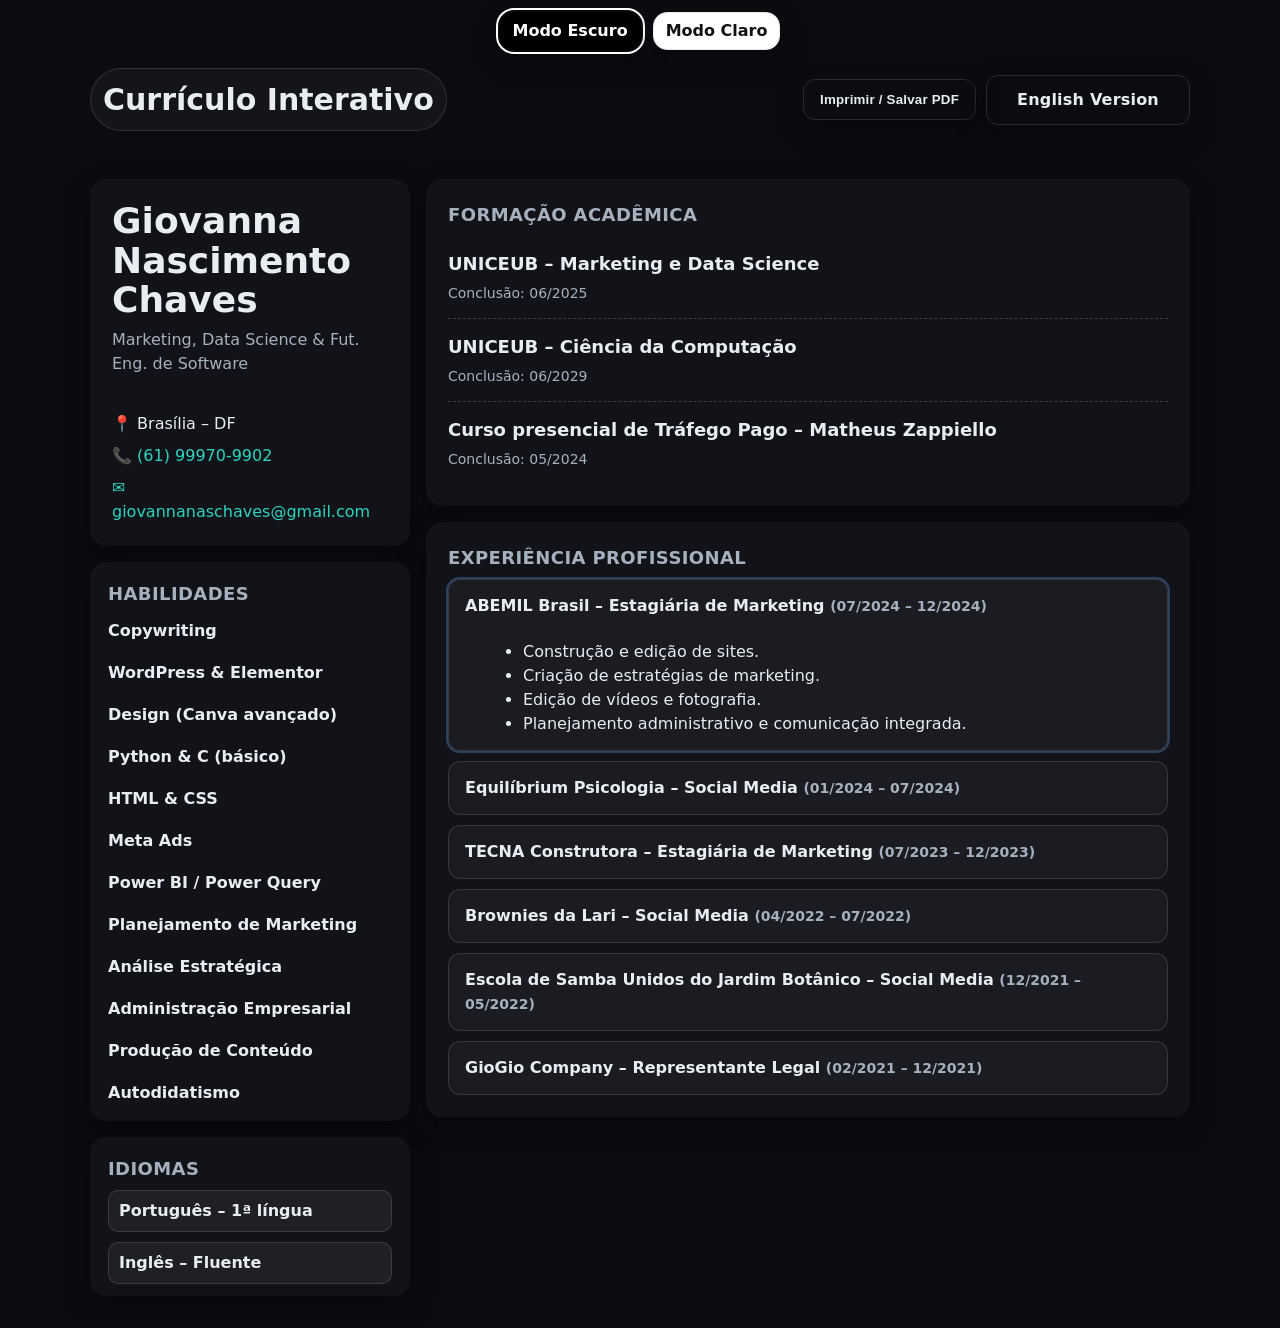
<file: academicos/HTML/curriculo-interativo/index.html>
<!DOCTYPE html>
<html lang="pt-br">
<head>
  <meta charset="utf-8" />
  <meta name="viewport" content="width=device-width, initial-scale=1" />
  <title>Currículo – Giovanna Nascimento Chaves</title>
  <link rel="stylesheet" href="./style.css">
</head>
<body>

  <!--Controles-->
  <input type="radio" name="theme" id="themeLight" hidden>
  <input type="radio" name="theme" id="themeDark" hidden checked>
  <input type="checkbox" id="langToggle" hidden>

  <!--Botões tema-->
  <div class="theme-bar">
    <label for="themeDark" class="btn-theme dark">
      <span class="pt">Modo Escuro</span>
      <span class="en">Dark Mode</span>
    </label>
    <label for="themeLight" class="btn-theme light">
      <span class="pt">Modo Claro</span>
      <span class="en">Light Mode</span>
    </label>
  </div>

  <!--Barra de ferramentas-->
  <div class="toolbar">
    <div class="left">
      <span class="pill">
        <span class="pt">Currículo Interativo</span>
        <span class="en">Interactive Résumé</span>
      </span>
    </div>
    <div class="right actions">
      <button class="btn" onclick="window.print()">
        <span class="pt">Imprimir / Salvar PDF</span>
        <span class="en">Print / Save PDF</span>
      </button>
      <label for="langToggle" class="btn translate">
        <span class="pt">English Version</span>
        <span class="en">Versão Português</span>
      </label>
    </div>
  </div>

  <main>
    <div class="container">

      <aside>
        <!--Perfil-->
        <div class="card profile">
          <h1>
            <span class="pt">Giovanna Nascimento Chaves</span>
            <span class="en">Giovanna Nascimento Chaves</span>
          </h1>

          <p class="subtitle">
            <span class="pt">Marketing, Data Science & Fut. Eng. de Software</span>
            <span class="en">Marketing, Data Science & Future Software Engineer</span>
          </p>

          <div class="contact">
            <span class="pt">📍 Brasília – DF</span>
            <span class="en">📍 Brasília – DF, Brazil</span>

            <a href="tel:+5561999709902">
              <span class="pt">📞 (61) 99970-9902</span>
              <span class="en">📞 +55 (61) 99970-9902</span>
            </a>

            <a href="mailto:giovannanaschaves@gmail.com">
              <span class="pt">✉️ giovannanaschaves@gmail.com</span>
              <span class="en">✉️ giovannanaschaves@gmail.com</span>
            </a>
          </div>
        </div>

        <!--Habilidades-->
        <div class="card skills">
          <h2>
            <span class="pt">Habilidades</span>
            <span class="en">Skills</span>
          </h2>
          <div class="chips">
            <span class="chip"><span class="pt">Copywriting</span><span class="en">Copywriting</span></span>
            <span class="chip"><span class="pt">WordPress & Elementor</span><span class="en">WordPress & Elementor</span></span>
            <span class="chip"><span class="pt">Design (Canva avançado)</span><span class="en">Design (Advanced Canva)</span></span>
            <span class="chip"><span class="pt">Python & C (básico)</span><span class="en">Python & C (basic)</span></span>
            <span class="chip"><span class="pt">HTML & CSS</span><span class="en">HTML & CSS</span></span>
            <span class="chip"><span class="pt">Meta Ads</span><span class="en">Meta Ads</span></span>
            <span class="chip"><span class="pt">Power BI / Power Query</span><span class="en">Power BI / Power Query</span></span>
            <span class="chip"><span class="pt">Planejamento de Marketing</span><span class="en">Marketing Planning</span></span>
            <span class="chip"><span class="pt">Análise Estratégica</span><span class="en">Strategic Analysis</span></span>
            <span class="chip"><span class="pt">Administração Empresarial</span><span class="en">Business Administration</span></span>
            <span class="chip"><span class="pt">Produção de Conteúdo</span><span class="en">Content Production</span></span>
            <span class="chip"><span class="pt">Autodidatismo</span><span class="en">Self-learning</span></span>
          </div>
        </div>

        <!--Idiomas-->
        <div class="card skills">
          <h2>
            <span class="pt">Idiomas</span>
            <span class="en">Languages</span>
          </h2>
          <div class="chips">
            <span class="chip"><span class="pt">Português – 1ª língua</span><span class="en">Portuguese – Native</span></span>
            <span class="chip"><span class="pt">Inglês – Fluente</span><span class="en">English – Fluent</span></span>
          </div>
        </div>
      </aside>

      <div class="stack">
        <!--Formação Acadêmica-->
        <section class="card section">
          <h2>
            <span class="pt">Formação Acadêmica</span>
            <span class="en">Education</span>
          </h2>

          <div class="item">
            <h3>
              <span class="pt">UNICEUB – Marketing e Data Science</span>
              <span class="en">UNICEUB – Marketing and Data Science</span>
            </h3>
            <div class="meta">
              <span class="pt">Conclusão: 06/2025</span>
              <span class="en">Graduation: 06/2025</span>
            </div>
          </div>

          <div class="item">
            <h3>
              <span class="pt">UNICEUB – Ciência da Computação</span>
              <span class="en">UNICEUB – Computer Science</span>
            </h3>
            <div class="meta">
              <span class="pt">Conclusão: 06/2029</span>
              <span class="en">Graduation: 06/2029</span>
            </div>
          </div>

          <div class="item">
            <h3>
              <span class="pt">Curso presencial de Tráfego Pago – Matheus Zappiello</span>
              <span class="en">In-person Paid Traffic Course – Matheus Zappiello</span>
            </h3>
            <div class="meta">
              <span class="pt">Conclusão: 05/2024</span>
              <span class="en">Completion: 05/2024</span>
            </div>
          </div>
        </section>

        <!--Experiência Profissional-->
        <section class="card section">
          <h2>
            <span class="pt">Experiência Profissional</span>
            <span class="en">Professional Experience</span>
          </h2>

          <details open>
            <summary>
              <span class="pt">ABEMIL Brasil – Estagiária de Marketing <span class="meta">(07/2024 – 12/2024)</span></span>
              <span class="en">ABEMIL Brazil – Marketing Intern <span class="meta">(07/2024 – 12/2024)</span></span>
            </summary>
            <div class="content">
              <ul class="tasks">
                <li><span class="pt">Construção e edição de sites.</span><span class="en">Website building and editing.</span></li>
                <li><span class="pt">Criação de estratégias de marketing.</span><span class="en">Creation of marketing strategies.</span></li>
                <li><span class="pt">Edição de vídeos e fotografia.</span><span class="en">Video editing and photography.</span></li>
                <li><span class="pt">Planejamento administrativo e comunicação integrada.</span><span class="en">Administrative planning and integrated communications.</span></li>
              </ul>
            </div>
          </details>

          <details>
            <summary>
              <span class="pt">Equilíbrium Psicologia – Social Media <span class="meta">(01/2024 – 07/2024)</span></span>
              <span class="en">Equilíbrium Psicologia – Social Media <span class="meta">(01/2024 – 07/2024)</span></span>
            </summary>
            <div class="content">
              <ul class="tasks">
                <li><span class="pt">Construção e edição de sites.</span><span class="en">Website building and editing.</span></li>
                <li><span class="pt">Estratégias de marketing.</span><span class="en">Marketing strategies.</span></li>
                <li><span class="pt">Edição de vídeos, fotografia.</span><span class="en">Video editing and photography.</span></li>
                <li><span class="pt">Planejamento administrativo e comunicação integrada.</span><span class="en">Administrative planning and integrated communications.</span></li>
              </ul>
            </div>
          </details>

          <details>
            <summary>
              <span class="pt">TECNA Construtora – Estagiária de Marketing <span class="meta">(07/2023 – 12/2023)</span></span>
              <span class="en">TECNA Construtora – Marketing Intern <span class="meta">(07/2023 – 12/2023)</span></span>
            </summary>
            <div class="content">
              <ul class="tasks">
                <li><span class="pt">Planejamento de estratégias de marketing.</span><span class="en">Planning of marketing strategies.</span></li>
                <li><span class="pt">Edição de vídeos e fotografia.</span><span class="en">Video editing and photography.</span></li>
                <li><span class="pt">Fechamento de contratos e liderança de equipe.</span><span class="en">Contract closing and team leadership.</span></li>
              </ul>
            </div>
          </details>

          <details>
            <summary>
              <span class="pt">Brownies da Lari – Social Media <span class="meta">(04/2022 – 07/2022)</span></span>
              <span class="en">Brownies da Lari – Social Media <span class="meta">(04/2022 – 07/2022)</span></span>
            </summary>
            <div class="content">
              <ul class="tasks">
                <li><span class="pt">Atendimento ao público.</span><span class="en">Customer service.</span></li>
                <li><span class="pt">Produção e planejamento de conteúdo.</span><span class="en">Content production and planning.</span></li>
                <li><span class="pt">Construção e organização das redes sociais.</span><span class="en">Building and organizing social media.</span></li>
              </ul>
            </div>
          </details>

          <details>
            <summary>
              <span class="pt">Escola de Samba Unidos do Jardim Botânico – Social Media <span class="meta">(12/2021 – 05/2022)</span></span>
              <span class="en">Escola de Samba Unidos do Jardim Botânico – Social Media <span class="meta">(12/2021 – 05/2022)</span></span>
            </summary>
            <div class="content">
              <ul class="tasks">
                <li><span class="pt">Atendimento ao público.</span><span class="en">Customer service.</span></li>
                <li><span class="pt">Produção e planejamento de conteúdo.</span><span class="en">Content production and planning.</span></li>
                <li><span class="pt">Construção e organização das redes sociais.</span><span class="en">Building and organizing social media.</span></li>
              </ul>
            </div>
          </details>

          <details>
            <summary>
              <span class="pt">GioGio Company – Representante Legal <span class="meta">(02/2021 – 12/2021)</span></span>
              <span class="en">GioGio Company – Legal Representative <span class="meta">(02/2021 – 12/2021)</span></span>
            </summary>
            <div class="content">
              <ul class="tasks">
                <li><span class="pt">Atendimento ao público e infoprodução.</span><span class="en">Customer service and info-product creation.</span></li>
                <li><span class="pt">Produção e planejamento de conteúdo.</span><span class="en">Content production and planning.</span></li>
                <li><span class="pt">Organização de equipe e redes sociais.</span><span class="en">Team and social media organization.</span></li>
              </ul>
            </div>
          </details>
        </section>
      </div>
    </div>
  </main>

</body>
</html>
</file>
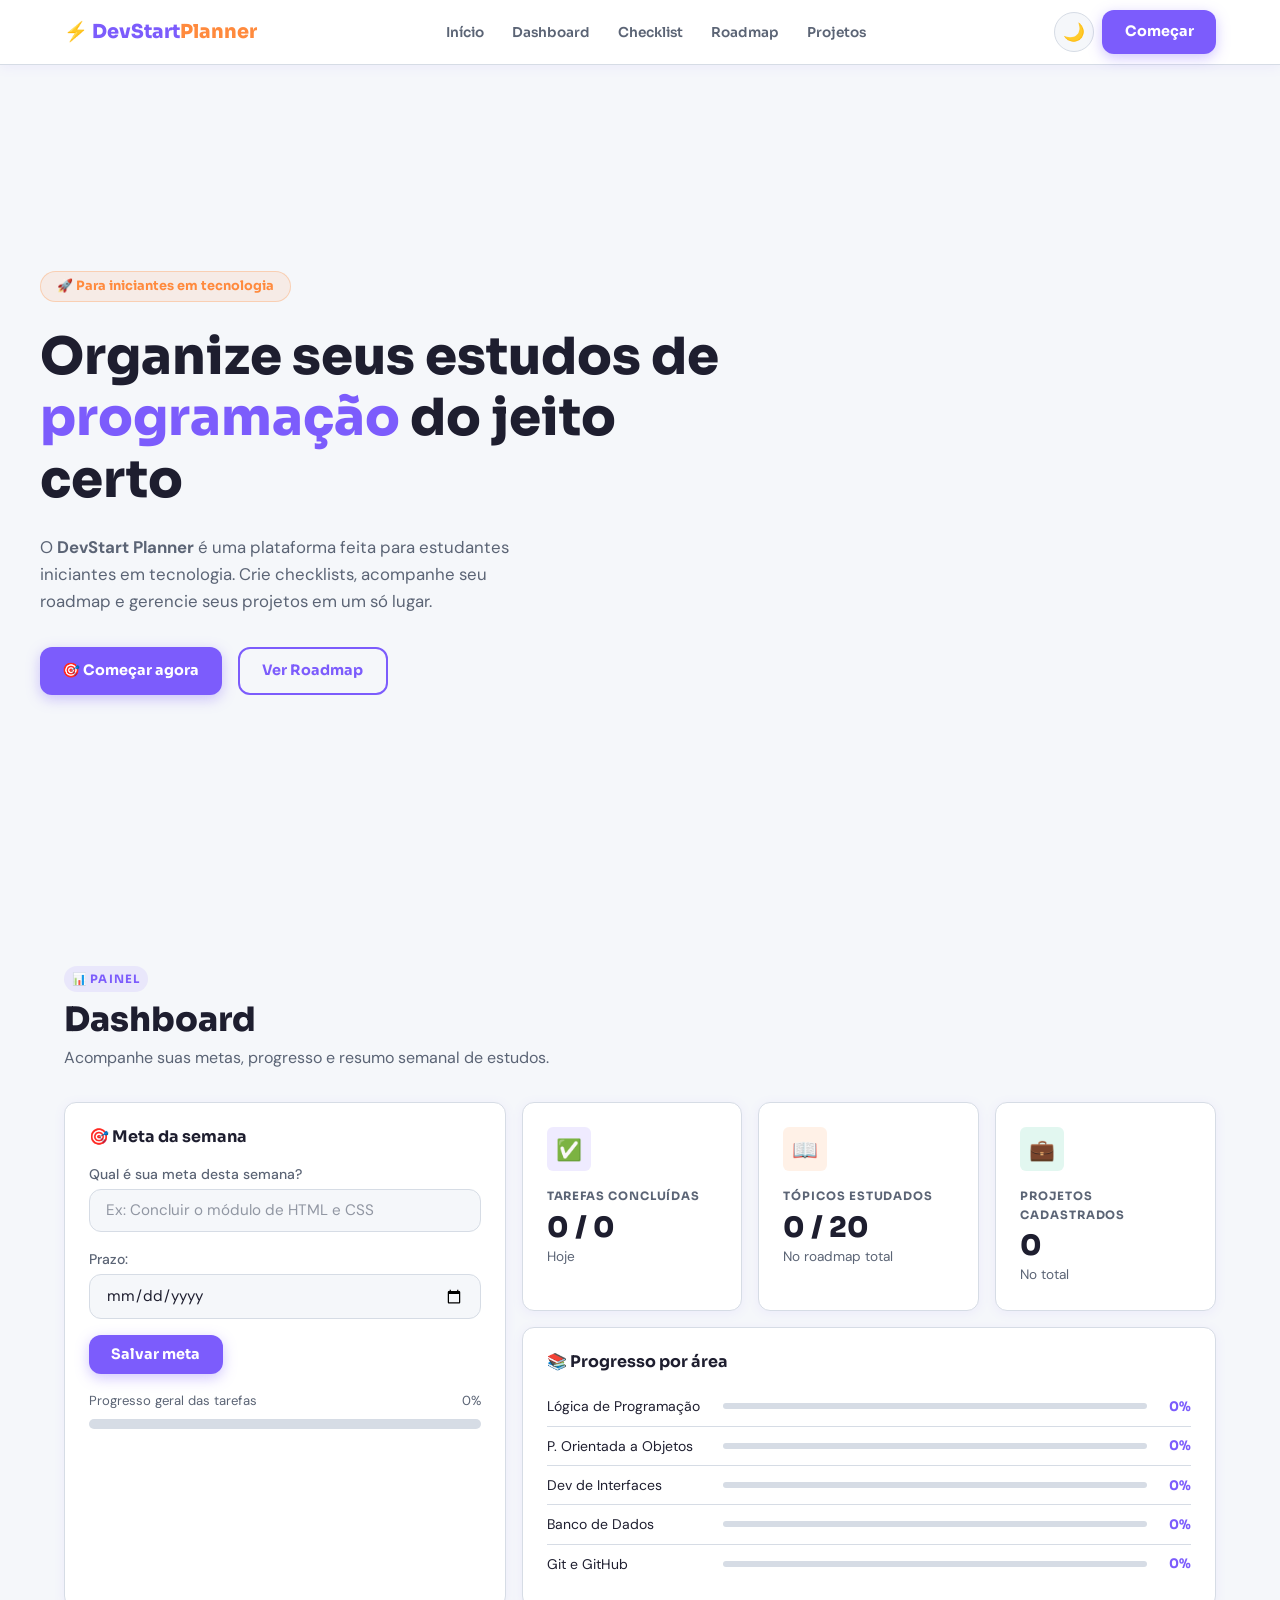
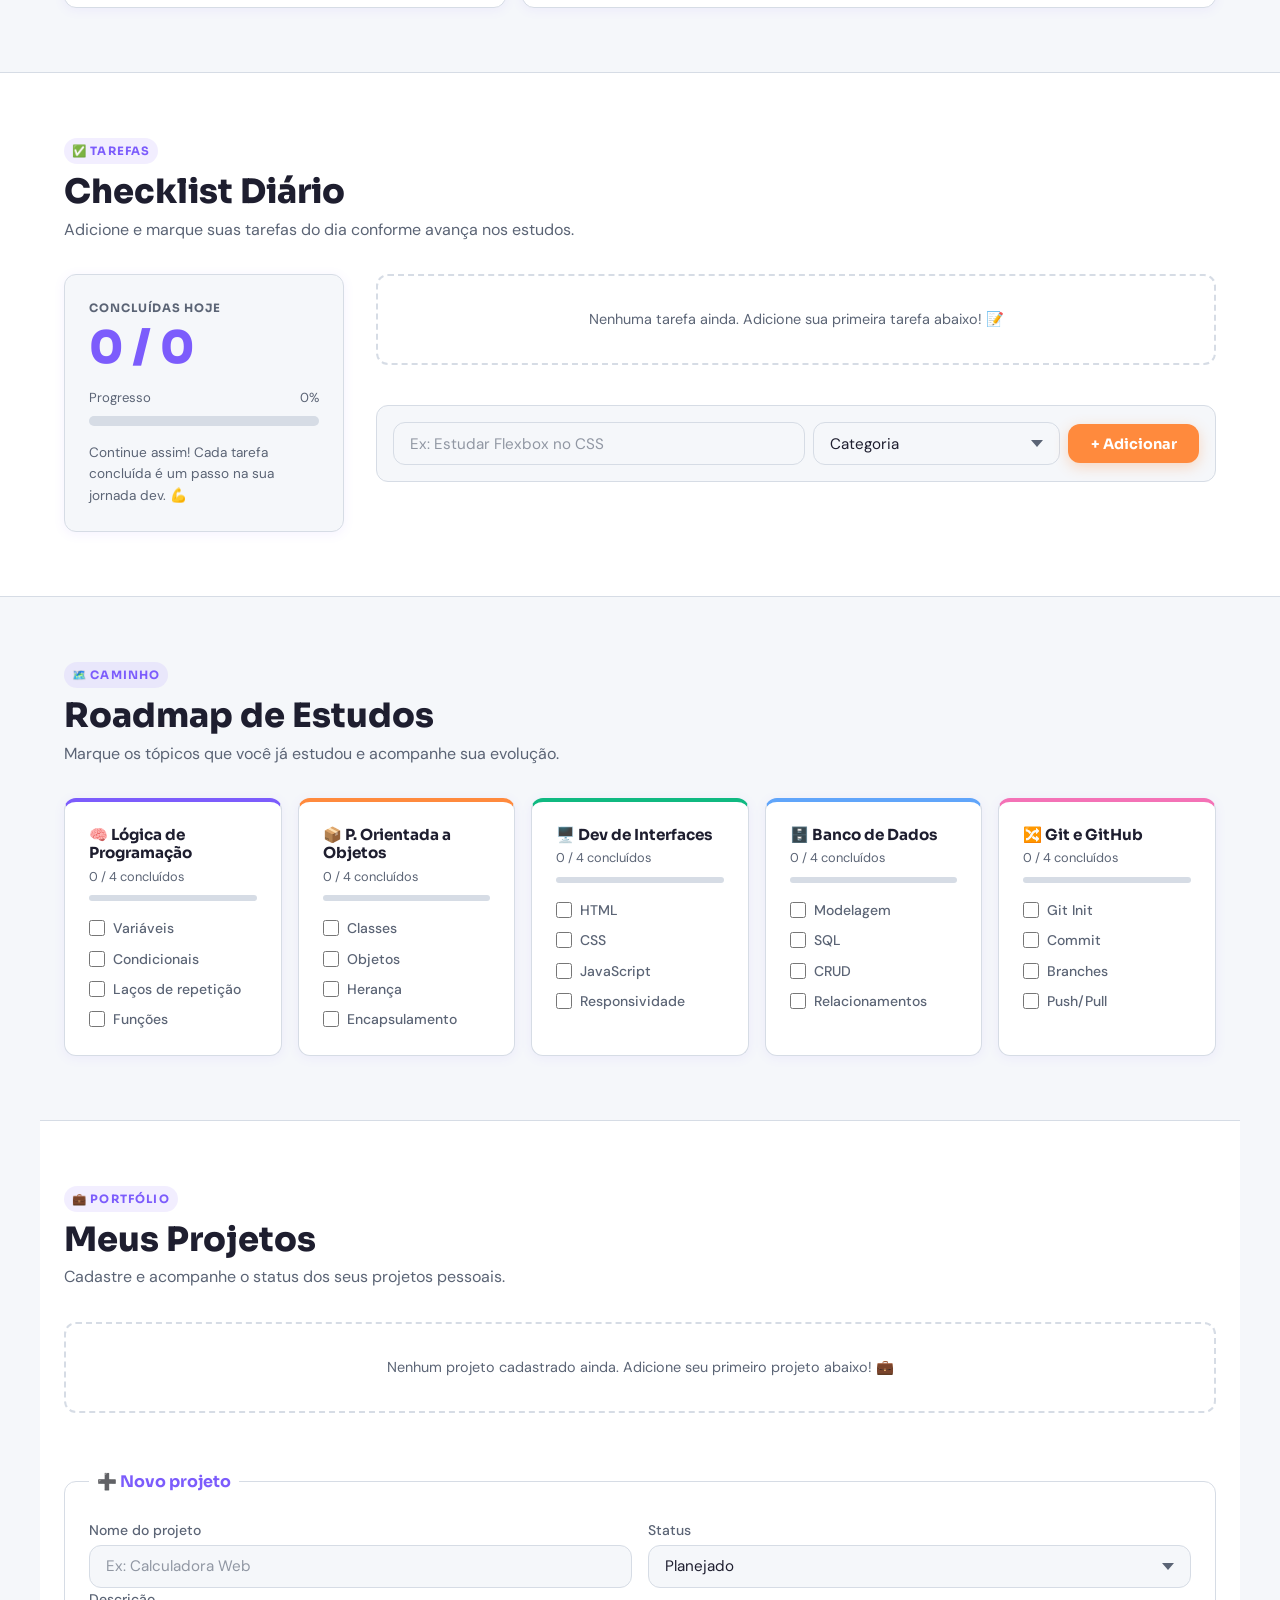
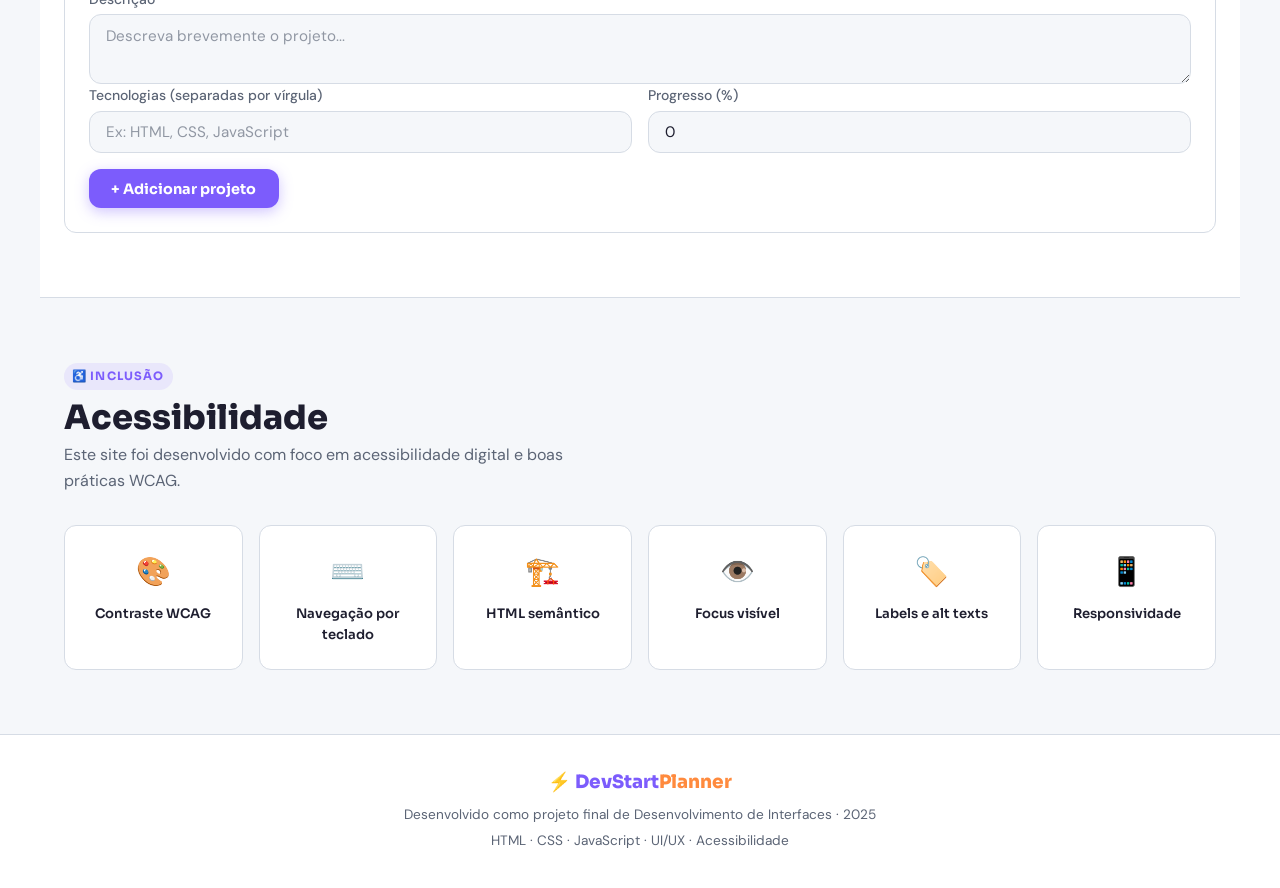
<file: academicos/HTML/dev_start_planner/index.htm>
<!DOCTYPE html>
<html lang="pt-BR" data-tema="light">
<head>
  <meta charset="UTF-8" />
  <meta name="viewport" content="width=device-width, initial-scale=1.0" />
  <meta name="description" content="DevStart Planner — Organize seus estudos, metas e projetos de desenvolvimento." />
  <title>DevStart Planner</title>
  <link rel="preconnect" href="https://fonts.googleapis.com" />
  <link rel="preconnect" href="https://fonts.gstatic.com" crossorigin />
  <link href="https://fonts.googleapis.com/css2?family=Sora:wght@400;600;700;800&family=DM+Sans:wght@400;500&display=swap" rel="stylesheet" />
  <link rel="stylesheet" href="style.css" />
</head>

<body>

  <!-- SKIP LINK — acessibilidade -->
  <a class="skip-link" href="#conteudo-principal">Pular para o conteúdo principal</a>

  <!-- ==========================================
       HEADER / NAVEGAÇÃO
  ========================================== -->
  <header>
    <nav aria-label="Navegação principal">

      <a href="#home" class="nav__logo" aria-label="DevStart Planner — Página inicial">
        ⚡ DevStart<span>Planner</span>
      </a>

      <ul class="nav__links">
        <li><a href="#home">Início</a></li>
        <li><a href="#dashboard">Dashboard</a></li>
        <li><a href="#checklist">Checklist</a></li>
        <li><a href="#roadmap">Roadmap</a></li>
        <li><a href="#projetos">Projetos</a></li>
      </ul>

      <div class="nav__acoes">
        <button id="btn-tema" aria-label="Ativar modo escuro">🌙</button>
        <a href="#dashboard" class="btn btn-primario">Começar</a>
      </div>

    </nav>
  </header>


  <!-- ==========================================
       MAIN
  ========================================== -->
  <main id="conteudo-principal">


    <!-- ========================================
         1. HOME — HERO
    ======================================== -->
    <section id="home" aria-labelledby="titulo-hero">
      <div class="hero__conteudo">

        <span class="hero__badge">🚀 Para iniciantes em tecnologia</span>

        <h1 id="titulo-hero">
          Organize seus estudos de <em>programação</em> do jeito certo
        </h1>

        <p class="hero__desc">
          O <strong>DevStart Planner</strong> é uma plataforma feita para estudantes
          iniciantes em tecnologia. Crie checklists, acompanhe seu roadmap e gerencie
          seus projetos em um só lugar.
        </p>

        <div class="hero__acoes">
          <a href="#dashboard" class="btn btn-primario">🎯 Começar agora</a>
          <a href="#roadmap"   class="btn btn-secundario">Ver Roadmap</a>
        </div>

      </div>
    </section>


    <!-- ========================================
         2. DASHBOARD
    ======================================== -->
    <section id="dashboard" aria-labelledby="titulo-dashboard">

      <div class="secao__cabecalho">
        <span class="secao__tag">📊 Painel</span>
        <h2 id="titulo-dashboard">Dashboard</h2>
        <p class="secao__subtitulo">Acompanhe suas metas, progresso e resumo semanal de estudos.</p>
      </div>

      <div class="dashboard-grid">

        <!-- Card: Meta da semana -->
        <article class="card card-meta" aria-label="Meta da semana">
          <h3 class="card__titulo">🎯 Meta da semana</h3>

          <form id="form-meta" aria-label="Definir meta da semana">
            <label for="input-meta">Qual é sua meta desta semana?</label>
            <input
              type="text"
              id="input-meta"
              name="meta"
              placeholder="Ex: Concluir o módulo de HTML e CSS"
              maxlength="120"
              aria-required="true"
            />
            <label for="input-prazo">Prazo:</label>
            <input
              type="date"
              id="input-prazo"
              name="prazo"
              aria-required="true"
            />
            <button type="submit" id="btn-salvar-meta" class="btn btn-primario">Salvar meta</button>
          </form>

          <div id="meta-salva" aria-live="polite" aria-atomic="true" hidden>
            <p id="meta-texto" class="meta__texto"></p>
            <p id="meta-prazo" class="meta__prazo"></p>
            <button id="btn-editar-meta" class="btn btn-secundario btn-sm" aria-label="Editar meta da semana">✏️ Editar</button>
          </div>

          <div class="barra-wrap" aria-label="Progresso geral">
            <div class="barra-wrap__cabecalho">
              <span>Progresso geral das tarefas</span>
              <span id="pct-progresso-geral">0%</span>
            </div>
            <div class="barra-trilha" role="progressbar" aria-valuenow="0" aria-valuemin="0" aria-valuemax="100" aria-label="Progresso geral">
              <div class="barra-fill barra-fill--gradiente" id="fill-progresso-geral"></div>
            </div>
          </div>
        </article>

        <!-- Card: Tarefas -->
        <article class="card card-stat" aria-label="Tarefas concluídas hoje">
          <div class="card-stat__icone card-stat__icone--roxo" aria-hidden="true">✅</div>
          <p class="card__label">Tarefas concluídas</p>
          <p class="card__valor" id="contagem-tarefas-dashboard">0 / 0</p>
          <p class="card__sub">Hoje</p>
        </article>

        <!-- Card: Tópicos -->
        <article class="card card-stat" aria-label="Tópicos estudados no roadmap">
          <div class="card-stat__icone card-stat__icone--laranja" aria-hidden="true">📖</div>
          <p class="card__label">Tópicos estudados</p>
          <p class="card__valor" id="contagem-topicos-dashboard">0 / 20</p>
          <p class="card__sub">No roadmap total</p>
        </article>

        <!-- Card: Projetos -->
        <article class="card card-stat" aria-label="Projetos cadastrados">
          <div class="card-stat__icone card-stat__icone--verde" aria-hidden="true">💼</div>
          <p class="card__label">Projetos cadastrados</p>
          <p class="card__valor" id="contagem-projetos-dashboard">0</p>
          <p class="card__sub">No total</p>
        </article>

        <!-- Card: Resumo por área -->
        <article class="card card-resumo" aria-label="Resumo de progresso por área de estudo">
          <h3 class="card__titulo">📚 Progresso por área</h3>
          <ul id="resumo-roadmap" aria-label="Progresso por área de estudo">
            <li>
              <span>Lógica de Programação</span>
              <div class="resumo-barra">
                <div class="barra-trilha barra-trilha--sm">
                  <div class="barra-fill" id="fill-logica" style="background:var(--roxo)"></div>
                </div>
                <span id="pct-logica" role="progressbar" aria-valuenow="0" aria-valuemin="0" aria-valuemax="100" aria-label="Progresso em Lógica">0%</span>
              </div>
            </li>
            <li>
              <span>P. Orientada a Objetos</span>
              <div class="resumo-barra">
                <div class="barra-trilha barra-trilha--sm">
                  <div class="barra-fill" id="fill-poo" style="background:var(--laranja)"></div>
                </div>
                <span id="pct-poo" role="progressbar" aria-valuenow="0" aria-valuemin="0" aria-valuemax="100" aria-label="Progresso em POO">0%</span>
              </div>
            </li>
            <li>
              <span>Dev de Interfaces</span>
              <div class="resumo-barra">
                <div class="barra-trilha barra-trilha--sm">
                  <div class="barra-fill" id="fill-interfaces" style="background:var(--verde)"></div>
                </div>
                <span id="pct-interfaces" role="progressbar" aria-valuenow="0" aria-valuemin="0" aria-valuemax="100" aria-label="Progresso em Interfaces">0%</span>
              </div>
            </li>
            <li>
              <span>Banco de Dados</span>
              <div class="resumo-barra">
                <div class="barra-trilha barra-trilha--sm">
                  <div class="barra-fill" id="fill-banco" style="background:var(--azul)"></div>
                </div>
                <span id="pct-banco" role="progressbar" aria-valuenow="0" aria-valuemin="0" aria-valuemax="100" aria-label="Progresso em Banco de Dados">0%</span>
              </div>
            </li>
            <li>
              <span>Git e GitHub</span>
              <div class="resumo-barra">
                <div class="barra-trilha barra-trilha--sm">
                  <div class="barra-fill" id="fill-git" style="background:var(--rosa)"></div>
                </div>
                <span id="pct-git" role="progressbar" aria-valuenow="0" aria-valuemin="0" aria-valuemax="100" aria-label="Progresso em Git">0%</span>
              </div>
            </li>
          </ul>
        </article>

      </div>
    </section>


    <!-- ========================================
         3. CHECKLIST DIÁRIO
    ======================================== -->
    <section id="checklist" aria-labelledby="titulo-checklist">

      <div class="secao__cabecalho">
        <span class="secao__tag">✅ Tarefas</span>
        <h2 id="titulo-checklist">Checklist Diário</h2>
        <p class="secao__subtitulo">Adicione e marque suas tarefas do dia conforme avança nos estudos.</p>
      </div>

      <div class="checklist-layout">

        <!-- Painel de progresso -->
        <div class="checklist-progresso card" aria-label="Progresso do checklist diário">
          <p class="card__label">Concluídas hoje</p>
          <p class="checklist-progresso__numero" id="progresso-contagem" aria-live="polite" aria-atomic="true">0 / 0</p>

          <div class="barra-wrap">
            <div class="barra-wrap__cabecalho">
              <span>Progresso</span>
              <span id="progresso-pct">0%</span>
            </div>
            <div class="barra-trilha" id="barra-checklist" role="progressbar" aria-valuenow="0" aria-valuemin="0" aria-valuemax="100" aria-label="Percentual de tarefas concluídas">
              <div class="barra-fill barra-fill--gradiente" id="fill-checklist"></div>
            </div>
          </div>

          <p class="card__sub" style="margin-top: 1rem;">Continue assim! Cada tarefa concluída é um passo na sua jornada dev. 💪</p>
        </div>

        <!-- Lista + formulário -->
        <div class="checklist-conteudo">

          <p id="msg-checklist-vazio" class="msg-vazia" aria-live="polite">
            Nenhuma tarefa ainda. Adicione sua primeira tarefa abaixo! 📝
          </p>

          <ul id="lista-tarefas" aria-label="Lista de tarefas diárias" aria-live="polite"></ul>

          <!-- Formulário de nova tarefa -->
          <div class="form-nova-tarefa" role="group" aria-label="Adicionar nova tarefa">
            <div class="form-nova-tarefa__linha">
              <label for="nova-tarefa" class="sr-only">Nova tarefa</label>
              <input
                type="text"
                id="nova-tarefa"
                placeholder="Ex: Estudar Flexbox no CSS"
                maxlength="80"
                aria-label="Digite o nome da nova tarefa"
              />
              <label for="categoria-tarefa" class="sr-only">Categoria</label>
              <select id="categoria-tarefa" aria-label="Selecione a categoria">
                <option value="">Categoria</option>
                <option value="HTML">HTML</option>
                <option value="CSS">CSS</option>
                <option value="JS">JavaScript</option>
                <option value="Git">Git</option>
                <option value="Lógica">Lógica</option>
                <option value="POO">POO</option>
                <option value="BD">Banco de Dados</option>
                <option value="Outro">Outro</option>
              </select>
              <button id="btn-adicionar-tarefa" class="btn btn-laranja" aria-label="Adicionar tarefa">+ Adicionar</button>
            </div>
          </div>

        </div>
      </div>
    </section>


    <!-- ========================================
         4. ROADMAP DE ESTUDOS
    ======================================== -->
    <section id="roadmap" aria-labelledby="titulo-roadmap">

      <div class="secao__cabecalho">
        <span class="secao__tag">🗺️ Caminho</span>
        <h2 id="titulo-roadmap">Roadmap de Estudos</h2>
        <p class="secao__subtitulo">Marque os tópicos que você já estudou e acompanhe sua evolução.</p>
      </div>

      <div class="roadmap-grid">

        <!-- Lógica de Programação -->
        <article class="card roadmap-card" aria-labelledby="titulo-logica" data-area="logica">
          <h3 id="titulo-logica" class="roadmap-card__titulo">🧠 Lógica de Programação</h3>
          <p class="roadmap-card__progresso" id="progresso-logica" role="progressbar" aria-valuenow="0" aria-valuemin="0" aria-valuemax="100" aria-label="Progresso em Lógica">0 / 4 concluídos</p>
          <div class="barra-trilha barra-trilha--sm roadmap-card__barra">
            <div class="barra-fill" id="fill-roadmap-logica" style="background: var(--roxo)"></div>
          </div>
          <ul aria-label="Tópicos de Lógica de Programação">
            <li><input type="checkbox" id="logica-1" data-area="logica" /><label for="logica-1">Variáveis</label></li>
            <li><input type="checkbox" id="logica-2" data-area="logica" /><label for="logica-2">Condicionais</label></li>
            <li><input type="checkbox" id="logica-3" data-area="logica" /><label for="logica-3">Laços de repetição</label></li>
            <li><input type="checkbox" id="logica-4" data-area="logica" /><label for="logica-4">Funções</label></li>
          </ul>
        </article>

        <!-- POO -->
        <article class="card roadmap-card" aria-labelledby="titulo-poo" data-area="poo">
          <h3 id="titulo-poo" class="roadmap-card__titulo">📦 P. Orientada a Objetos</h3>
          <p class="roadmap-card__progresso" id="progresso-poo" role="progressbar" aria-valuenow="0" aria-valuemin="0" aria-valuemax="100" aria-label="Progresso em POO">0 / 4 concluídos</p>
          <div class="barra-trilha barra-trilha--sm roadmap-card__barra">
            <div class="barra-fill" id="fill-roadmap-poo" style="background: var(--laranja)"></div>
          </div>
          <ul aria-label="Tópicos de POO">
            <li><input type="checkbox" id="poo-1" data-area="poo" /><label for="poo-1">Classes</label></li>
            <li><input type="checkbox" id="poo-2" data-area="poo" /><label for="poo-2">Objetos</label></li>
            <li><input type="checkbox" id="poo-3" data-area="poo" /><label for="poo-3">Herança</label></li>
            <li><input type="checkbox" id="poo-4" data-area="poo" /><label for="poo-4">Encapsulamento</label></li>
          </ul>
        </article>

        <!-- Dev de Interfaces -->
        <article class="card roadmap-card" aria-labelledby="titulo-interfaces" data-area="interfaces">
          <h3 id="titulo-interfaces" class="roadmap-card__titulo">🖥️ Dev de Interfaces</h3>
          <p class="roadmap-card__progresso" id="progresso-interfaces" role="progressbar" aria-valuenow="0" aria-valuemin="0" aria-valuemax="100" aria-label="Progresso em Interfaces">0 / 4 concluídos</p>
          <div class="barra-trilha barra-trilha--sm roadmap-card__barra">
            <div class="barra-fill" id="fill-roadmap-interfaces" style="background: var(--verde)"></div>
          </div>
          <ul aria-label="Tópicos de Dev de Interfaces">
            <li><input type="checkbox" id="interfaces-1" data-area="interfaces" /><label for="interfaces-1">HTML</label></li>
            <li><input type="checkbox" id="interfaces-2" data-area="interfaces" /><label for="interfaces-2">CSS</label></li>
            <li><input type="checkbox" id="interfaces-3" data-area="interfaces" /><label for="interfaces-3">JavaScript</label></li>
            <li><input type="checkbox" id="interfaces-4" data-area="interfaces" /><label for="interfaces-4">Responsividade</label></li>
          </ul>
        </article>

        <!-- Banco de Dados -->
        <article class="card roadmap-card" aria-labelledby="titulo-banco" data-area="banco">
          <h3 id="titulo-banco" class="roadmap-card__titulo">🗄️ Banco de Dados</h3>
          <p class="roadmap-card__progresso" id="progresso-banco" role="progressbar" aria-valuenow="0" aria-valuemin="0" aria-valuemax="100" aria-label="Progresso em Banco de Dados">0 / 4 concluídos</p>
          <div class="barra-trilha barra-trilha--sm roadmap-card__barra">
            <div class="barra-fill" id="fill-roadmap-banco" style="background: var(--azul)"></div>
          </div>
          <ul aria-label="Tópicos de Banco de Dados">
            <li><input type="checkbox" id="banco-1" data-area="banco" /><label for="banco-1">Modelagem</label></li>
            <li><input type="checkbox" id="banco-2" data-area="banco" /><label for="banco-2">SQL</label></li>
            <li><input type="checkbox" id="banco-3" data-area="banco" /><label for="banco-3">CRUD</label></li>
            <li><input type="checkbox" id="banco-4" data-area="banco" /><label for="banco-4">Relacionamentos</label></li>
          </ul>
        </article>

        <!-- Git e GitHub -->
        <article class="card roadmap-card" aria-labelledby="titulo-git" data-area="git">
          <h3 id="titulo-git" class="roadmap-card__titulo">🔀 Git e GitHub</h3>
          <p class="roadmap-card__progresso" id="progresso-git" role="progressbar" aria-valuenow="0" aria-valuemin="0" aria-valuemax="100" aria-label="Progresso em Git">0 / 4 concluídos</p>
          <div class="barra-trilha barra-trilha--sm roadmap-card__barra">
            <div class="barra-fill" id="fill-roadmap-git" style="background: var(--rosa)"></div>
          </div>
          <ul aria-label="Tópicos de Git e GitHub">
            <li><input type="checkbox" id="git-1" data-area="git" /><label for="git-1">Git Init</label></li>
            <li><input type="checkbox" id="git-2" data-area="git" /><label for="git-2">Commit</label></li>
            <li><input type="checkbox" id="git-3" data-area="git" /><label for="git-3">Branches</label></li>
            <li><input type="checkbox" id="git-4" data-area="git" /><label for="git-4">Push/Pull</label></li>
          </ul>
        </article>

      </div>
    </section>


    <!-- ========================================
         5. PROJETOS
    ======================================== -->
    <section id="projetos" aria-labelledby="titulo-projetos">

      <div class="secao__cabecalho">
        <span class="secao__tag">💼 Portfólio</span>
        <h2 id="titulo-projetos">Meus Projetos</h2>
        <p class="secao__subtitulo">Cadastre e acompanhe o status dos seus projetos pessoais.</p>
      </div>

      <p id="msg-projetos-vazio" class="msg-vazia" aria-live="polite">
        Nenhum projeto cadastrado ainda. Adicione seu primeiro projeto abaixo! 💼
      </p>

      <div id="lista-projetos" aria-label="Lista de projetos cadastrados" aria-live="polite"></div>

      <!-- Formulário de novo projeto -->
      <form id="form-projeto" class="form-projeto" aria-label="Cadastrar novo projeto">
        <fieldset>
          <legend>➕ Novo projeto</legend>

          <div class="form-projeto__grid">

            <div class="form-grupo">
              <label for="projeto-nome">Nome do projeto</label>
              <input type="text" id="projeto-nome" name="nome" placeholder="Ex: Calculadora Web" maxlength="60" aria-required="true" />
            </div>

            <div class="form-grupo">
              <label for="projeto-status">Status</label>
              <select id="projeto-status" name="status" aria-required="true">
                <option value="planejado">Planejado</option>
                <option value="em-andamento">Em andamento</option>
                <option value="concluido">Concluído</option>
              </select>
            </div>

            <div class="form-grupo form-grupo--largo">
              <label for="projeto-descricao">Descrição</label>
              <textarea id="projeto-descricao" name="descricao" placeholder="Descreva brevemente o projeto..." maxlength="200" rows="2"></textarea>
            </div>

            <div class="form-grupo">
              <label for="projeto-tecnologias">Tecnologias (separadas por vírgula)</label>
              <input type="text" id="projeto-tecnologias" name="tecnologias" placeholder="Ex: HTML, CSS, JavaScript" maxlength="100" />
            </div>

            <div class="form-grupo">
              <label for="projeto-progresso">Progresso (%)</label>
              <input type="number" id="projeto-progresso" name="progresso" min="0" max="100" value="0" aria-label="Percentual de progresso, de 0 a 100" />
            </div>

          </div>

          <button type="submit" id="btn-adicionar-projeto" class="btn btn-primario">+ Adicionar projeto</button>
        </fieldset>
      </form>

    </section>


    <!-- ========================================
         6. ACESSIBILIDADE
    ======================================== -->
    <section id="acessibilidade" aria-labelledby="titulo-acessibilidade">

      <div class="secao__cabecalho">
        <span class="secao__tag">♿ Inclusão</span>
        <h2 id="titulo-acessibilidade">Acessibilidade</h2>
        <p class="secao__subtitulo">Este site foi desenvolvido com foco em acessibilidade digital e boas práticas WCAG.</p>
      </div>

      <ul class="acessibilidade-grid" aria-label="Recursos de acessibilidade implementados">
        <li class="acessibilidade-item"><span aria-hidden="true">🎨</span><span>Contraste WCAG</span></li>
        <li class="acessibilidade-item"><span aria-hidden="true">⌨️</span><span>Navegação por teclado</span></li>
        <li class="acessibilidade-item"><span aria-hidden="true">🏗️</span><span>HTML semântico</span></li>
        <li class="acessibilidade-item"><span aria-hidden="true">👁️</span><span>Focus visível</span></li>
        <li class="acessibilidade-item"><span aria-hidden="true">🏷️</span><span>Labels e alt texts</span></li>
        <li class="acessibilidade-item"><span aria-hidden="true">📱</span><span>Responsividade</span></li>
      </ul>

    </section>


  </main>


  <!-- ==========================================
       FOOTER
  ========================================== -->
  <footer>
    <p class="footer__logo">⚡ DevStart<span>Planner</span></p>
    <p>Desenvolvido como projeto final de Desenvolvimento de Interfaces · 2025</p>
    <p>HTML · CSS · JavaScript · UI/UX · Acessibilidade</p>
  </footer>

  <script src="script.js"></script>

</body>
</html>
</file>
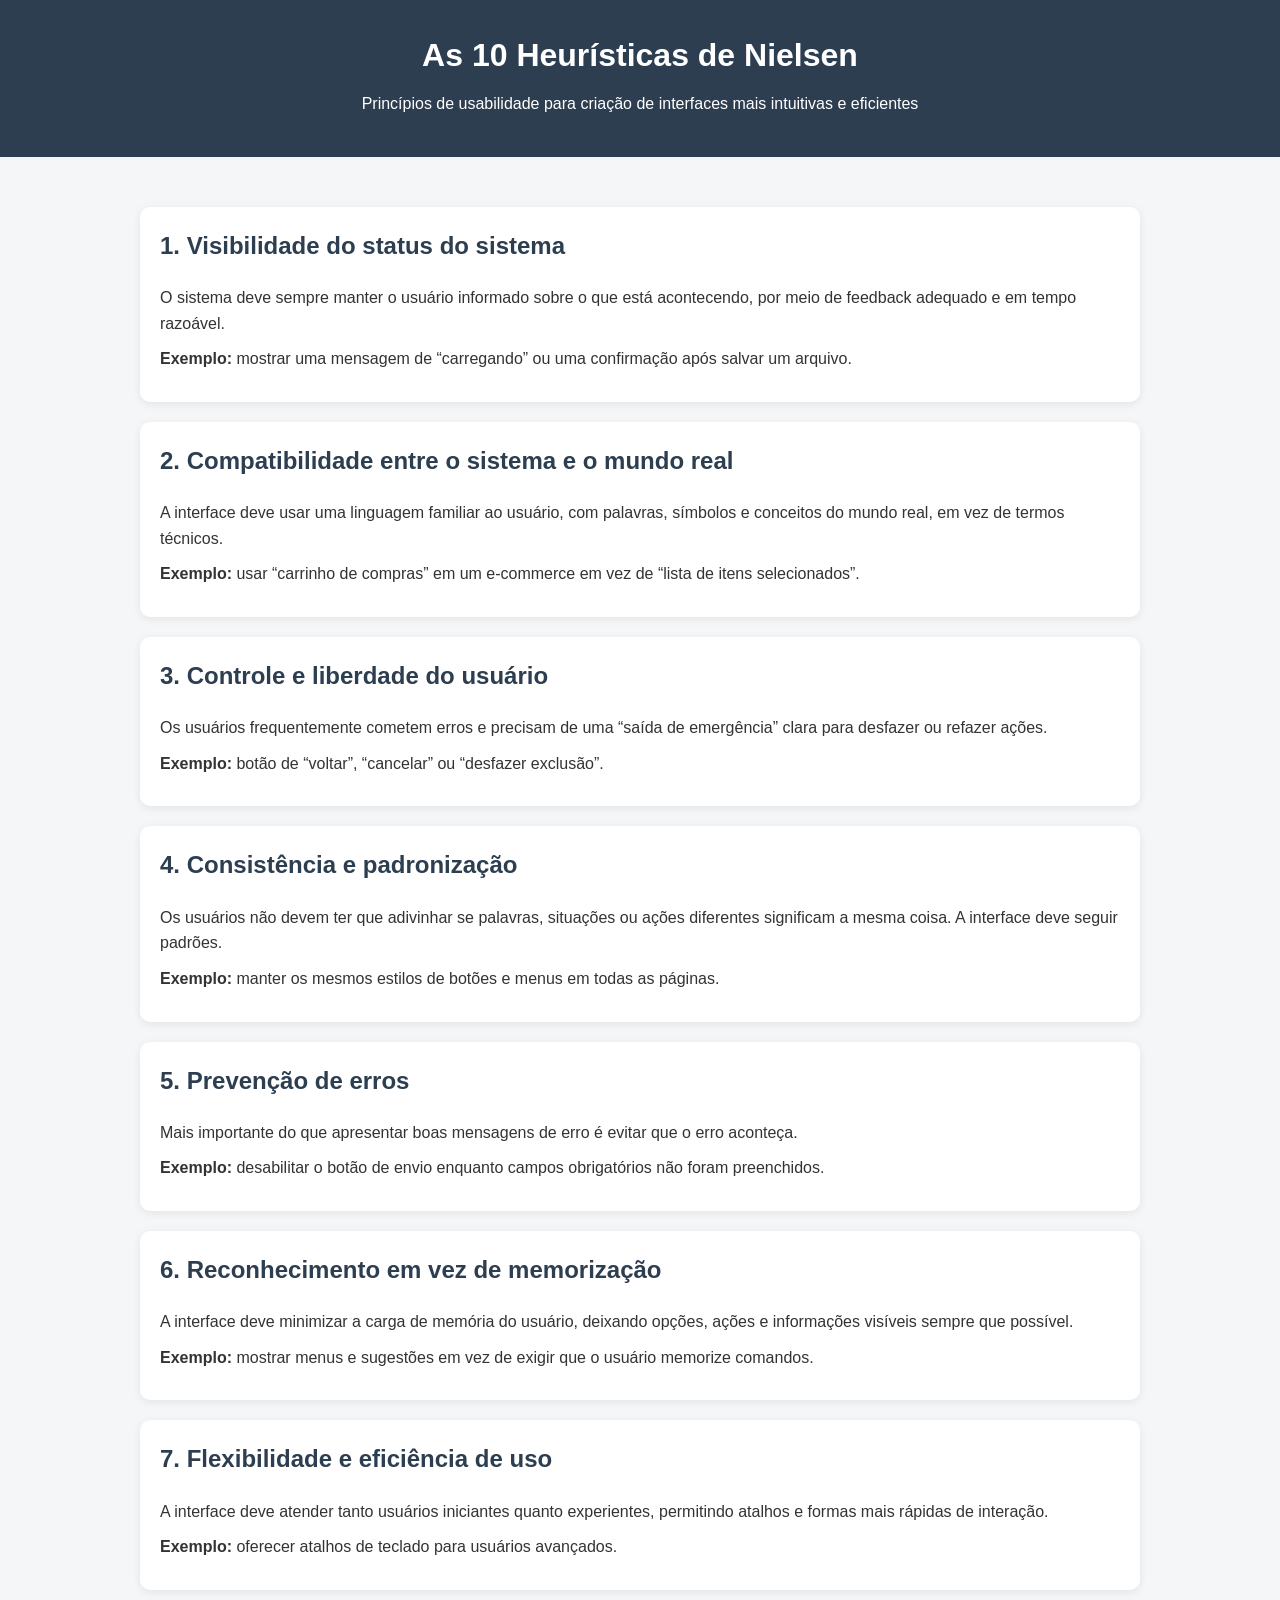
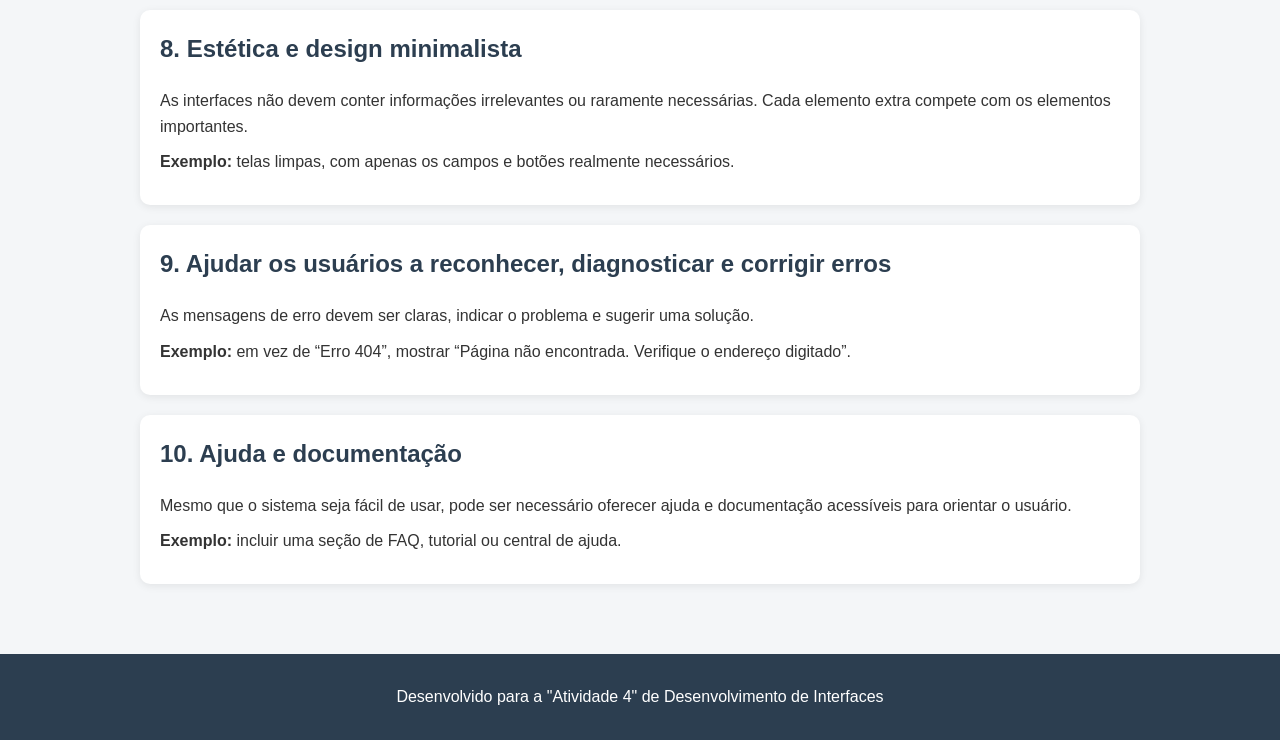
<file: academicos/HTML/guia-html/index.html>
<!DOCTYPE html>
<html lang="pt-BR">
<head>
  <meta charset="UTF-8">
  <meta name="viewport" content="width=device-width, initial-scale=1.0">
  <title>10 Heurísticas de Nielsen</title>
  <style>
    body {
      font-family: Arial, sans-serif;
      line-height: 1.6;
      margin: 0;
      padding: 0;
      background-color: #f4f6f8;
      color: #333;
    }

    header {
      background-color: #2c3e50;
      color: white;
      padding: 30px 20px;
      text-align: center;
    }

    main {
      max-width: 1000px;
      margin: 30px auto;
      padding: 20px;
    }

    section {
      background-color: white;
      margin-bottom: 20px;
      padding: 20px;
      border-radius: 10px;
      box-shadow: 0 2px 8px rgba(0, 0, 0, 0.08);
    }

    h1 {
      margin: 0;
    }

    h2 {
      color: #2c3e50;
      margin-top: 0;
    }

    p {
      margin: 10px 0;
    }

    footer {
      text-align: center;
      padding: 20px;
      background-color: #2c3e50;
      color: white;
      margin-top: 30px;
    }
  </style>
</head>
<body>

  <header>
    <h1>As 10 Heurísticas de Nielsen</h1>
    <p>Princípios de usabilidade para criação de interfaces mais intuitivas e eficientes</p>
  </header>

  <main>
    <section>
      <h2>1. Visibilidade do status do sistema</h2>
      <p>O sistema deve sempre manter o usuário informado sobre o que está acontecendo, por meio de feedback adequado e em tempo razoável.</p>
      <p><strong>Exemplo:</strong> mostrar uma mensagem de “carregando” ou uma confirmação após salvar um arquivo.</p>
    </section>

    <section>
      <h2>2. Compatibilidade entre o sistema e o mundo real</h2>
      <p>A interface deve usar uma linguagem familiar ao usuário, com palavras, símbolos e conceitos do mundo real, em vez de termos técnicos.</p>
      <p><strong>Exemplo:</strong> usar “carrinho de compras” em um e-commerce em vez de “lista de itens selecionados”.</p>
    </section>

    <section>
      <h2>3. Controle e liberdade do usuário</h2>
      <p>Os usuários frequentemente cometem erros e precisam de uma “saída de emergência” clara para desfazer ou refazer ações.</p>
      <p><strong>Exemplo:</strong> botão de “voltar”, “cancelar” ou “desfazer exclusão”.</p>
    </section>

    <section>
      <h2>4. Consistência e padronização</h2>
      <p>Os usuários não devem ter que adivinhar se palavras, situações ou ações diferentes significam a mesma coisa. A interface deve seguir padrões.</p>
      <p><strong>Exemplo:</strong> manter os mesmos estilos de botões e menus em todas as páginas.</p>
    </section>

    <section>
      <h2>5. Prevenção de erros</h2>
      <p>Mais importante do que apresentar boas mensagens de erro é evitar que o erro aconteça.</p>
      <p><strong>Exemplo:</strong> desabilitar o botão de envio enquanto campos obrigatórios não foram preenchidos.</p>
    </section>

    <section>
      <h2>6. Reconhecimento em vez de memorização</h2>
      <p>A interface deve minimizar a carga de memória do usuário, deixando opções, ações e informações visíveis sempre que possível.</p>
      <p><strong>Exemplo:</strong> mostrar menus e sugestões em vez de exigir que o usuário memorize comandos.</p>
    </section>

    <section>
      <h2>7. Flexibilidade e eficiência de uso</h2>
      <p>A interface deve atender tanto usuários iniciantes quanto experientes, permitindo atalhos e formas mais rápidas de interação.</p>
      <p><strong>Exemplo:</strong> oferecer atalhos de teclado para usuários avançados.</p>
    </section>

    <section>
      <h2>8. Estética e design minimalista</h2>
      <p>As interfaces não devem conter informações irrelevantes ou raramente necessárias. Cada elemento extra compete com os elementos importantes.</p>
      <p><strong>Exemplo:</strong> telas limpas, com apenas os campos e botões realmente necessários.</p>
    </section>

    <section>
      <h2>9. Ajudar os usuários a reconhecer, diagnosticar e corrigir erros</h2>
      <p>As mensagens de erro devem ser claras, indicar o problema e sugerir uma solução.</p>
      <p><strong>Exemplo:</strong> em vez de “Erro 404”, mostrar “Página não encontrada. Verifique o endereço digitado”.</p>
    </section>

    <section>
      <h2>10. Ajuda e documentação</h2>
      <p>Mesmo que o sistema seja fácil de usar, pode ser necessário oferecer ajuda e documentação acessíveis para orientar o usuário.</p>
      <p><strong>Exemplo:</strong> incluir uma seção de FAQ, tutorial ou central de ajuda.</p>
    </section>
  </main>

  <footer>
    <p>Desenvolvido para a "Atividade 4" de Desenvolvimento de Interfaces</p>
  </footer>

</body>
</html>
</file>
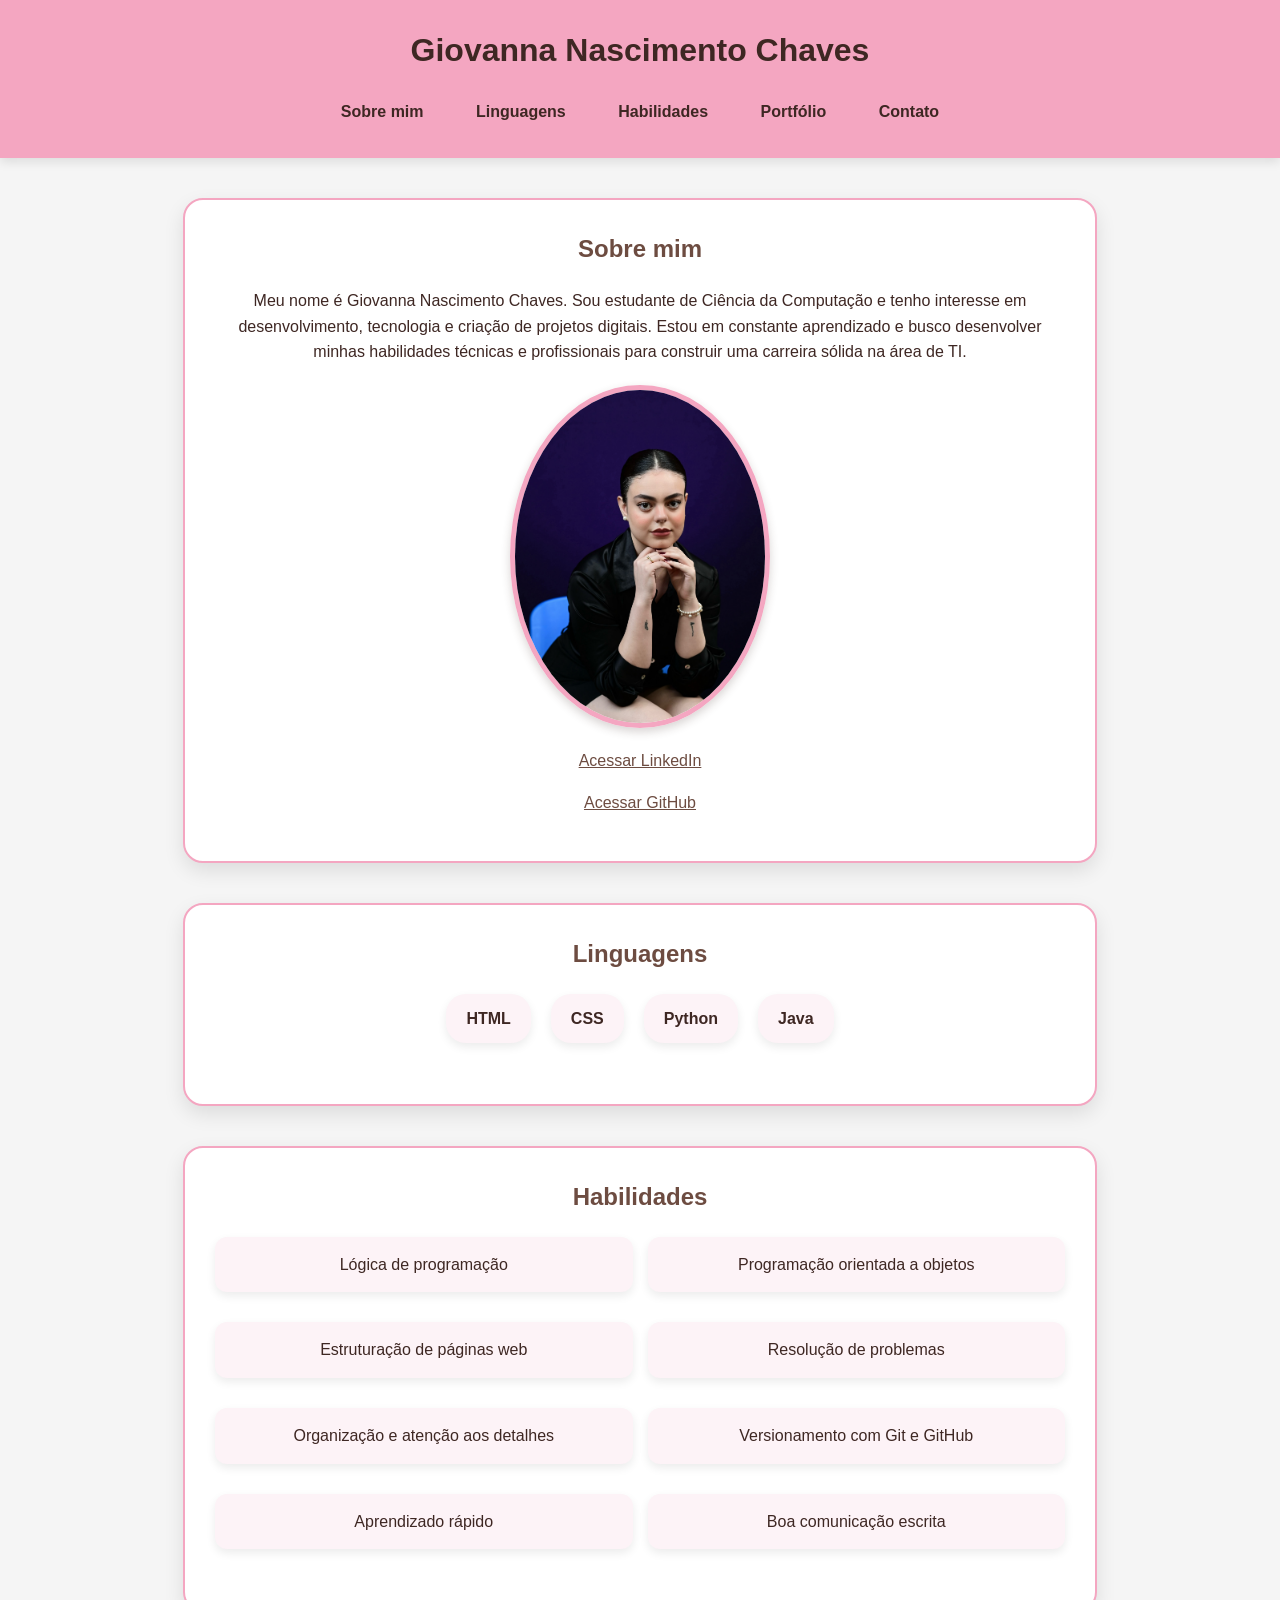
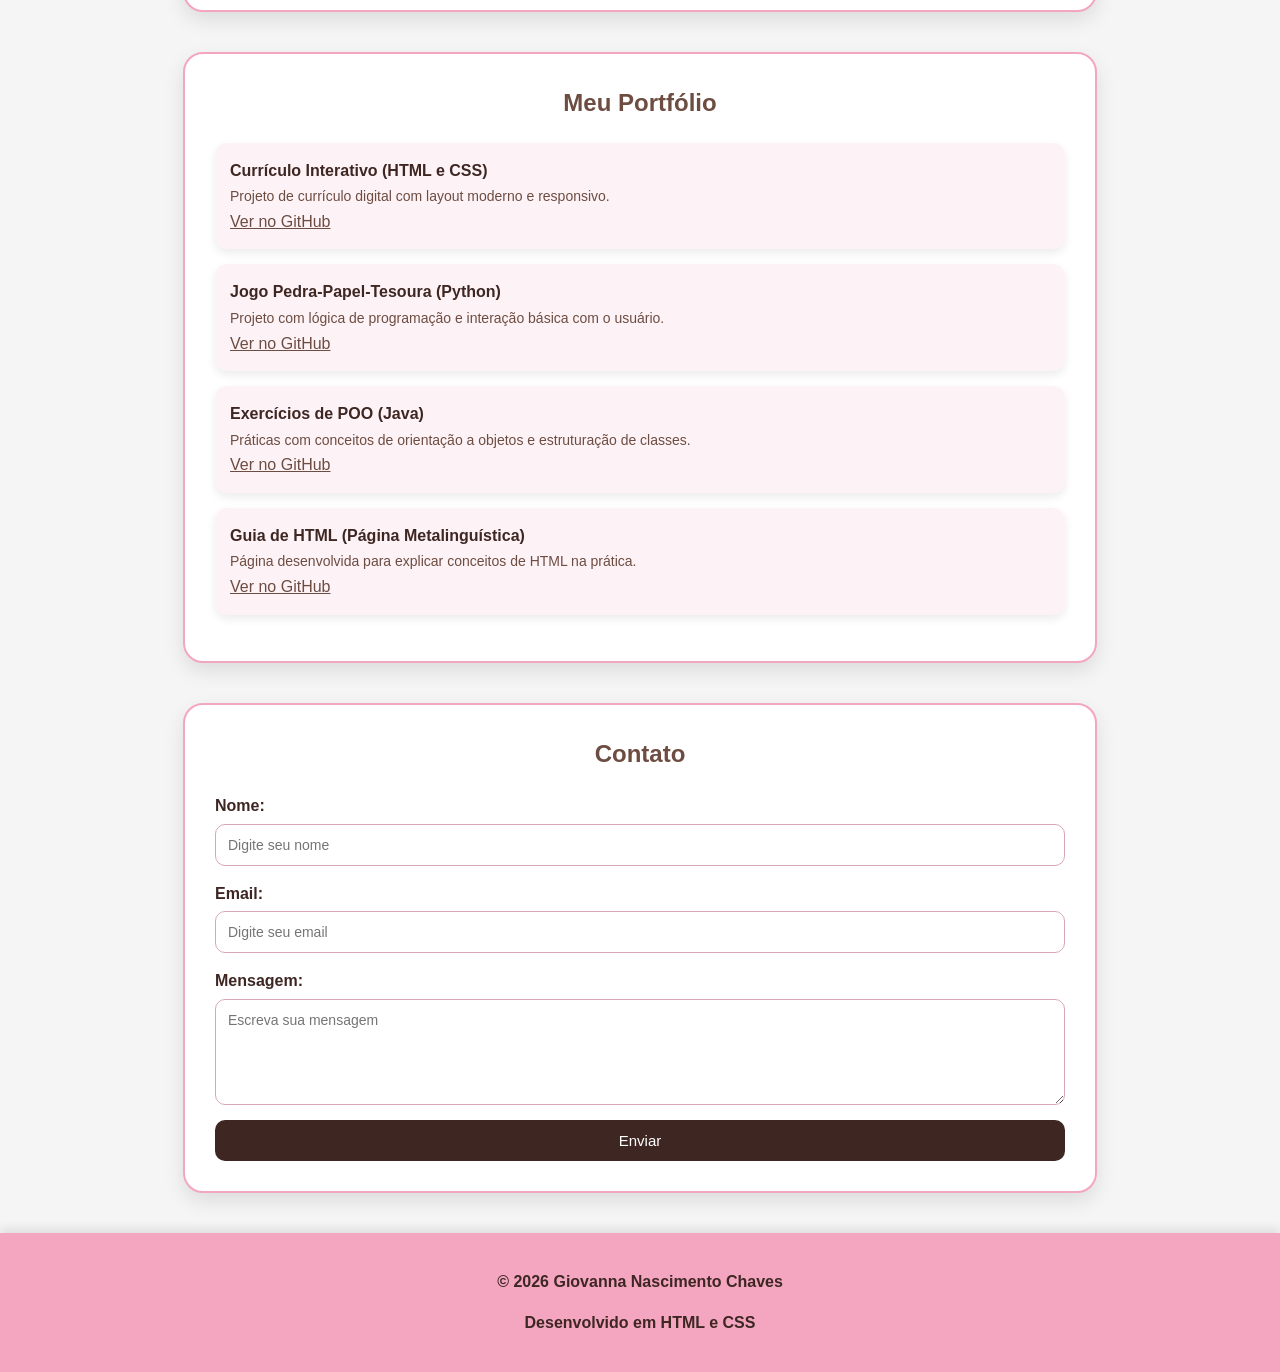
<file: academicos/HTML/portfolio-html/index.html>
<!DOCTYPE html>
<html lang="pt-BR">
<head>
    <meta charset="UTF-8">
    <meta name="viewport" content="width=device-width, initial-scale=1.0">
    <title>Giovanna Nascimento Chaves | Portfólio</title>

    <link rel="stylesheet" href="style.css">
</head>
<body>

    <!-- HEADER -->
    <header>
        <h1>Giovanna Nascimento Chaves</h1>
        <nav>
            <a href="#sobre">Sobre mim</a>
            <a href="#habilidades">Linguagens</a>
            <a href="#competencias">Habilidades</a>
            <a href="#portfolio">Portfólio</a>
            <a href="#contato">Contato</a>
        </nav>
    </header>

    <!-- SOBRE -->
    <section id="sobre">
        <h2>Sobre mim</h2>

        <p>
            Meu nome é Giovanna Nascimento Chaves. Sou estudante de Ciência da Computação e tenho interesse em desenvolvimento, tecnologia e criação de projetos digitais. Estou em constante aprendizado e busco desenvolver minhas habilidades técnicas e profissionais para construir uma carreira sólida na área de TI.
        </p>

        <img src="images/foto.jpg" alt="Foto de Giovanna" width="250">

        <div class="links-perfil">
            <p>
                <a href="..." target="_blank" class="link-destaque">Acessar LinkedIn</a>
                </a>
            </p>

            <p>
                <a href="..." target="_blank" class="link-destaque">Acessar GitHub</a>
                </a>
            </p>
        </div>
    </section>

    <!-- LINGUAGENS -->
    <section id="habilidades">
        <h2>Linguagens</h2>
        <ul class="linguagens-lista">
            <li>HTML</li>
            <li>CSS</li>
            <li>Python</li>
            <li>Java</li>
        </ul>
    </section>

    <!-- HABILIDADES -->
    <section id="competencias">
        <h2>Habilidades</h2>
        <ul class="habilidades-lista">
            <li>Lógica de programação</li>
            <li>Programação orientada a objetos</li>
            <li>Estruturação de páginas web</li>
            <li>Resolução de problemas</li>
            <li>Organização e atenção aos detalhes</li>
            <li>Versionamento com Git e GitHub</li>
            <li>Aprendizado rápido</li>
            <li>Boa comunicação escrita</li>
        </ul>
    </section>

    <!-- PORTFÓLIO -->
    <section id="portfolio">
        <h2>Meu Portfólio</h2>

        <ul>
            <li>
                <strong>Currículo Interativo (HTML e CSS)</strong><br>
                <span>Projeto de currículo digital com layout moderno e responsivo.</span><br>
                <a href="https://github.com/giovannanaschaves-dot/giovannanaschaves-dot/tree/main/academicos/curriculo-interativo" target="_blank">
                    Ver no GitHub
                </a>
            </li>

            <li>
                <strong>Jogo Pedra-Papel-Tesoura (Python)</strong><br>
                <span>Projeto com lógica de programação e interação básica com o usuário.</span><br>
                <a href="https://github.com/giovannanaschaves-dot/giovannanaschaves-dot/tree/main/academicos/pedra-papel-tesoura" target="_blank">
                    Ver no GitHub
                </a>
            </li>

            <li>
                <strong>Exercícios de POO (Java)</strong><br>
                <span>Práticas com conceitos de orientação a objetos e estruturação de classes.</span><br>
                <a href="https://github.com/giovannanaschaves-dot/giovannanaschaves-dot/tree/main/academicos/exercicios-java-poo" target="_blank">
                    Ver no GitHub
                </a>
            </li>

            <li>
                <strong>Guia de HTML (Página Metalinguística)</strong><br>
                <span>Página desenvolvida para explicar conceitos de HTML na prática.</span><br>
                <a href="https://github.com/giovannanaschaves-dot/giovannanaschaves-dot/tree/main/academicos/guia-html" target="_blank">
                    Ver no GitHub
                </a>
            </li>
        </ul>
    </section>

    <!-- CONTATO -->
    <section id="contato">
        <h2>Contato</h2>

        <form>
            <label for="nome">Nome:</label>
            <input type="text" id="nome" name="nome" placeholder="Digite seu nome">

            <label for="email">Email:</label>
            <input type="email" id="email" name="email" placeholder="Digite seu email">

            <label for="mensagem">Mensagem:</label>
            <textarea id="mensagem" name="mensagem" rows="5" placeholder="Escreva sua mensagem"></textarea>

            <button type="submit">Enviar</button>
        </form>
    </section>

    <!-- FOOTER -->
    <footer>
        <p>© 2026 Giovanna Nascimento Chaves</p>
        <p>Desenvolvido em HTML e CSS</p>
    </footer>

</body>
</html>
</file>
<file: academicos/HTML/curriculo-interativo/style.css>
/*Variáveis do tema escuro*/
:root{
  --bg:#0b0c10;
  --card:#111319;
  --text:#e9edf1;
  --muted:#a7b0bf;
  --brand:#6ea8fe;
  --brand-2:#a78bfa;
  --accent:#2dd4bf;
  --shadow:0 10px 30px rgba(0,0,0,.3);
  --radius:16px;
  --gap:16px;
  --ring:0 0 0 2px rgba(110,168,254,.3);

  /*Bordas, divisores e superfícies*/
  --border:  rgba(255,255,255,.12);
  --divider: rgba(255,255,255,.18);
  --surface: rgba(255,255,255,.04);
  --chip-bg: rgba(255,255,255,.06);
}

/*Variáveis do tema claro*/
#themeLight:checked ~ main{
  --bg:#f3f4f6;
  --card:#ffffff;
  --text:#111111;
  --muted:#374151;
  --brand:#2563eb;
  --brand-2:#9333ea;
  --accent:#059669;
  --shadow:0 8px 28px rgba(0,0,0,.08);
  --ring:0 0 0 2px rgba(37,99,235,.25);

  --border:  rgba(17,24,39,.14);
  --divider: rgba(17,24,39,.25);
  --surface: rgba(17,24,39,.03);
  --chip-bg: rgba(17,24,39,.05);
}

/*Estrutura*/
html,body{height:100%}
body{
  margin:0; background:var(--bg);
  font:500 16px/1.5 system-ui,-apple-system,Segoe UI,Roboto,Inter,"Helvetica Neue",Arial,"Noto Sans","Apple Color Emoji","Segoe UI Emoji";
}

main{
  color: var(--text);
  min-height:100%;
  display:grid;
  grid-template-columns:1fr;
  padding:clamp(16px,3vw,32px);
  transition:background .3s ease,color .3s ease;
}

.container{
  max-width:1100px; margin:0 auto;
  display:grid; gap:var(--gap);
  grid-template-columns:320px 1fr;
}
@media (max-width:960px){ .container{ grid-template-columns:1fr } }

.card{ background:var(--card); border-radius:var(--radius); box-shadow:var(--shadow) }

/*Barra de ferramentas*/
.toolbar{
  display:flex; align-items:center; justify-content:space-between; gap:12px;
  margin:0 auto 16px; max-width:1100px;
}
.toolbar .left{ display:flex; gap:8px; align-items:center }

/*Título*/
.pill{
  padding:8px 12px; border-radius:999px; background:var(--surface);
  border:1px solid var(--border); color:var(--text);
  font-weight:700; font-size: 30px;
}

/* Botões da direita*/
.actions{ display:flex; gap:10px; align-items:center }
.btn{
  border:1px solid var(--border);
  cursor:pointer; font-weight:700; letter-spacing:.2px;
  padding:12px 16px; min-width:170px; border-radius:12px;
  background:transparent; color:var(--text); box-shadow:var(--shadow);
  transition:transform .07s ease,filter .2s ease;
}
.btn:active{ transform:translateY(1px) }
label.btn.translate{ display:inline-flex; align-items:center; justify-content:center }

/*Botões de tema*/
#themeLight,#themeDark,#langToggle{ position:absolute; opacity:0; pointer-events:none }

.theme-bar{
  max-width:1100px; margin:12px auto 18px;
  display:flex; gap:12px; justify-content:center; padding:0 16px;
}
.btn-theme{
  display:inline-flex; align-items:center; justify-content:center;
  min-width:90px; padding:6px 12px; border-radius:14px; font-weight:800;
  border:1px solid rgba(255,255,255,.14); box-shadow:var(--shadow);
  transition:transform .04s ease,background .2s ease;
}
.btn-theme:active{ transform:translateY(1px) }
.btn-theme.dark{ background:#000; color:#fff; border-color:#000 }
.btn-theme.light{ background:#fff; color:#111; border-color:#e5e7eb }

#themeLight:checked ~ .theme-bar label[for="themeLight"],
#themeDark:checked  ~ .theme-bar label[for="themeDark"]{
  outline:2px solid currentColor; outline-offset:2px;
}

/*Lateral*/
aside{ display:grid; gap:var(--gap) }
.profile{ padding:22px; display:grid; gap:12px }
.profile h1{ font-size:clamp(24px,3.4vw,36px); margin:0; line-height:1.1 }
.profile .subtitle{ color:var(--muted); margin-top:-4px }
.contact{ display:grid; gap:8px; margin-top:8px }
.contact a{ color:var(--accent); text-decoration:none }

.skills{ padding:18px 18px 12px }
.skills h2,.section h2{
  margin:0 0 8px; font-size:18px; letter-spacing:.4px; color:var(--muted);
  text-transform:uppercase;
}

.chips{ display:flex; flex-direction:column; gap:10px }
.chip{
  display:block; padding:8px 10px; border-radius:10px;
  background: var(--chip-bg); border:1px solid var(--border); font-weight:600;
}

aside .skills:nth-of-type(2) .chip{
  background:transparent; border:none; padding:4px 0; font-weight:700;
}

/*Principal*/
section.section{ padding:22px }
.section + .section{ margin-top:var(--gap) }

.item{
  padding:14px 0;
  border-bottom:1px dashed var(--divider);
}
.item:last-child{ border:0 }
.item h3{ margin:0 0 6px; font-size:18px }
.meta{ color:var(--muted); font-size:14px }
ul.tasks{ margin:8px 0 0 18px }

details{
  border-radius:12px;
  border:1px solid var(--border);
  background: var(--surface);
}
details + details{ margin-top:10px }
summary{ cursor:pointer; padding:14px 16px; list-style:none; font-weight:700 }
summary::-webkit-details-marker{ display:none }
details[open]{ box-shadow:var(--ring) }
details .content{ padding:0 16px 14px }

/*PT/EN*/
.pt { display:initial; }    
.en { display:none; }        

#langToggle:checked ~ main .pt { display:none; }
#langToggle:checked ~ main .en { display:initial; }

/*Título e botão de imprimir*/
.toolbar .en { display:none; }
#langToggle:checked ~ .toolbar .pt { display:none; }
#langToggle:checked ~ .toolbar .en { display:inline; }

/*Botões de tema*/
.theme-bar .en { display:none; }
#langToggle:checked ~ .theme-bar .pt { display:none; }
#langToggle:checked ~ .theme-bar .en { display:inline; }

/*Impressão*/
@media print{
  .pt, .en { display:none !important; }
  #langToggle:checked ~ main .en { display:block !important; }
  #themeDark:checked ~ main .pt,
  #themeLight:checked ~ main .pt { display:block !important; }

  body{ background:#fff; color:#000 }
  .theme-bar,.toolbar{ display:none !important }
  .card{ box-shadow:none; border:1px solid #e5e7eb }
  a{ color:#000; text-decoration:none }
}
</file>
<file: academicos/HTML/dev_start_planner/style.css>
/* ================================================
   DEVSTART PLANNER — style.css
   Projeto Final de Desenvolvimento de Interfaces
   ================================================

   SUMÁRIO:
   1.  Variáveis — Light Mode
   2.  Variáveis — Dark Mode
   3.  Reset e Base
   4.  Acessibilidade
   5.  Tipografia global
   6.  Botões
   7.  Cards
   8.  Barras de progresso
   9.  Formulários
   10. Header / Navbar
   11. Hero
   12. Dashboard
   13. Checklist
   14. Roadmap
   15. Projetos
   16. Acessibilidade (seção)
   17. Footer
   18. Responsividade
   ================================================ */


/* ================================================
   1. VARIÁVEIS — Light Mode
   ================================================ */
:root {
  /* Cores */
  --bg-principal:      #F5F7FA;
  --bg-card:           #FFFFFF;
  --texto-principal:   #1E1E2F;
  --texto-secundario:  #5B6475;
  --roxo:              #7C5CFC;
  --roxo-hover:        #6847F5;
  --laranja:           #FF8A3D;
  --laranja-hover:     #F97316;
  --borda:             #D6DCE5;
  --verde:             #10B981;
  --azul:              #60A5FA;
  --rosa:              #F472B6;

  /* Espaçamentos */
  --esp-xs:  0.25rem;
  --esp-sm:  0.5rem;
  --esp-md:  1rem;
  --esp-lg:  1.5rem;
  --esp-xl:  2rem;
  --esp-2xl: 3rem;
  --esp-3xl: 4rem;

  /* Tipografia */
  --fonte-titulo: 'Sora', sans-serif;
  --fonte-corpo:  'DM Sans', sans-serif;

  /* Forma */
  --r-sm:   6px;
  --r-md:   12px;
  --r-lg:   16px;
  --r-pill: 999px;

  /* Sombras */
  --sombra:       0 2px 12px rgba(124, 92, 252, 0.08);
  --sombra-hover: 0 8px 28px rgba(124, 92, 252, 0.18);

  /* Transição global */
  --t: 0.25s ease;

  /* Layout */
  --max-w: 1200px;
}


/* ================================================
   2. VARIÁVEIS — Dark Mode
   ================================================ */
[data-tema="dark"] {
  --bg-principal:      #0F1117;
  --bg-card:           #1A1D26;
  --texto-principal:   #F5F7FA;
  --texto-secundario:  #B6BECC;
  --roxo:              #9B87F5;
  --roxo-hover:        #B29CFF;
  --laranja:           #FF9F5A;
  --laranja-hover:     #FFB26B;
  --borda:             #2A3040;
  --sombra:            0 2px 18px rgba(0, 0, 0, 0.4);
  --sombra-hover:      0 8px 32px rgba(0, 0, 0, 0.55);
}


/* ================================================
   3. RESET E BASE
   ================================================ */
*, *::before, *::after {
  box-sizing: border-box;
  margin: 0;
  padding: 0;
}

html {
  scroll-behavior: smooth;
  font-size: 16px;
}

body {
  font-family: var(--fonte-corpo);
  background-color: var(--bg-principal);
  color: var(--texto-principal);
  line-height: 1.6;
  transition: background-color var(--t), color var(--t);
}

h1, h2, h3, h4 {
  font-family: var(--fonte-titulo);
  line-height: 1.2;
  color: var(--texto-principal);
}

a    { color: inherit; text-decoration: none; }
ul   { list-style: none; }
img  { max-width: 100%; display: block; }

button, input, textarea, select {
  font-family: var(--fonte-corpo);
  font-size: 0.95rem;
}

button { cursor: pointer; }


/* ================================================
   4. ACESSIBILIDADE
   ================================================ */

/* Skip link */
.skip-link {
  position: absolute;
  top: -100%;
  left: var(--esp-md);
  background: var(--roxo);
  color: #fff;
  padding: var(--esp-sm) var(--esp-md);
  border-radius: 0 0 var(--r-md) var(--r-md);
  font-family: var(--fonte-titulo);
  font-weight: 700;
  font-size: 0.9rem;
  z-index: 9999;
  transition: top 0.2s ease;
}
.skip-link:focus { top: 0; }

/* Foco visível */
:focus-visible {
  outline: 3px solid var(--roxo);
  outline-offset: 3px;
  border-radius: var(--r-sm);
}

/* Classe utilitária — visível só para leitores de tela */
.sr-only {
  position: absolute;
  width: 1px; height: 1px;
  padding: 0; margin: -1px;
  overflow: hidden;
  clip: rect(0,0,0,0);
  white-space: nowrap;
  border: 0;
}


/* ================================================
   5. TIPOGRAFIA E SEÇÕES
   ================================================ */
section {
  padding: var(--esp-3xl) var(--esp-lg);
  max-width: var(--max-w);
  margin: 0 auto;
}

.secao__cabecalho {
  margin-bottom: var(--esp-xl);
}

.secao__tag {
  display: inline-block;
  font-family: var(--fonte-titulo);
  font-size: 0.72rem;
  font-weight: 700;
  text-transform: uppercase;
  letter-spacing: 0.1em;
  color: var(--roxo);
  background: rgba(124, 92, 252, 0.1);
  padding: var(--esp-xs) var(--esp-sm);
  border-radius: var(--r-pill);
  margin-bottom: var(--esp-sm);
}

.secao__cabecalho h2 {
  font-size: clamp(1.6rem, 3vw, 2.1rem);
  font-weight: 800;
  margin-bottom: var(--esp-xs);
}

.secao__subtitulo {
  color: var(--texto-secundario);
  font-size: 1rem;
  max-width: 560px;
}


/* ================================================
   6. BOTÕES
   ================================================ */
.btn {
  display: inline-flex;
  align-items: center;
  justify-content: center;
  gap: var(--esp-sm);
  font-family: var(--fonte-titulo);
  font-weight: 700;
  font-size: 0.9rem;
  padding: 0.65rem 1.4rem;
  border-radius: var(--r-md);
  border: none;
  transition: background var(--t), box-shadow var(--t), transform 0.15s;
  white-space: nowrap;
}
.btn:active { transform: scale(0.97); }

.btn-primario {
  background: var(--roxo);
  color: #fff;
  box-shadow: 0 4px 14px rgba(124, 92, 252, 0.35);
}
.btn-primario:hover, .btn-primario:focus-visible {
  background: var(--roxo-hover);
  box-shadow: 0 6px 20px rgba(124, 92, 252, 0.45);
}

.btn-secundario {
  background: transparent;
  color: var(--roxo);
  border: 2px solid var(--roxo);
}
.btn-secundario:hover, .btn-secundario:focus-visible {
  background: var(--roxo);
  color: #fff;
}

.btn-laranja {
  background: var(--laranja);
  color: #fff;
  box-shadow: 0 4px 14px rgba(255, 138, 61, 0.3);
}
.btn-laranja:hover, .btn-laranja:focus-visible {
  background: var(--laranja-hover);
}

.btn-sm {
  font-size: 0.8rem;
  padding: 0.4rem 0.9rem;
  border-radius: var(--r-sm);
}

.btn-perigo {
  background: transparent;
  color: #e53e3e;
  border: 1.5px solid #e53e3e;
  font-family: var(--fonte-titulo);
  font-size: 0.8rem;
  font-weight: 700;
  padding: 0.35rem 0.8rem;
  border-radius: var(--r-sm);
  transition: background var(--t), color var(--t);
}
.btn-perigo:hover, .btn-perigo:focus-visible {
  background: #e53e3e;
  color: #fff;
}


/* ================================================
   7. CARDS
   ================================================ */
.card {
  background: var(--bg-card);
  border: 1px solid var(--borda);
  border-radius: var(--r-md);
  padding: var(--esp-lg);
  box-shadow: var(--sombra);
  transition: background var(--t), border-color var(--t), box-shadow var(--t);
}
.card:hover { box-shadow: var(--sombra-hover); }

.card__titulo {
  font-size: 1rem;
  font-weight: 700;
  margin-bottom: var(--esp-md);
}

.card__label {
  font-family: var(--fonte-titulo);
  font-size: 0.72rem;
  font-weight: 700;
  text-transform: uppercase;
  letter-spacing: 0.08em;
  color: var(--texto-secundario);
  margin-bottom: var(--esp-sm);
}

.card__valor {
  font-family: var(--fonte-titulo);
  font-size: 1.75rem;
  font-weight: 800;
  color: var(--texto-principal);
  line-height: 1;
  margin-bottom: var(--esp-xs);
}

.card__sub {
  font-size: 0.85rem;
  color: var(--texto-secundario);
}


/* ================================================
   8. BARRAS DE PROGRESSO
   ================================================ */
.barra-wrap {
  margin-top: var(--esp-md);
}

.barra-wrap__cabecalho {
  display: flex;
  justify-content: space-between;
  font-size: 0.82rem;
  color: var(--texto-secundario);
  margin-bottom: var(--esp-sm);
}

.barra-trilha {
  height: 10px;
  background: var(--borda);
  border-radius: var(--r-pill);
  overflow: hidden;
}

.barra-trilha--sm { height: 6px; }

.barra-fill {
  height: 100%;
  width: 0%;
  border-radius: var(--r-pill);
  transition: width 0.5s ease;
}

.barra-fill--gradiente {
  background: linear-gradient(90deg, var(--roxo), var(--laranja));
}


/* ================================================
   9. FORMULÁRIOS
   ================================================ */
label {
  display: block;
  font-size: 0.875rem;
  font-weight: 500;
  color: var(--texto-secundario);
  margin-bottom: var(--esp-xs);
}

input[type="text"],
input[type="date"],
input[type="number"],
textarea,
select {
  width: 100%;
  padding: 0.65rem var(--esp-md);
  background: var(--bg-principal);
  border: 1.5px solid var(--borda);
  border-radius: var(--r-md);
  color: var(--texto-principal);
  transition: border-color var(--t), background var(--t), box-shadow var(--t);
  margin-bottom: var(--esp-md);
}

input::placeholder, textarea::placeholder {
  color: var(--texto-secundario);
  opacity: 0.65;
}

input:focus, textarea:focus, select:focus {
  outline: none;
  border-color: var(--roxo);
  box-shadow: 0 0 0 3px rgba(124, 92, 252, 0.15);
}

textarea { resize: vertical; min-height: 70px; }

select {
  appearance: none;
  background-image: url("data:image/svg+xml,%3Csvg xmlns='http://www.w3.org/2000/svg' width='12' height='7' viewBox='0 0 12 7'%3E%3Cpath fill='%235B6475' d='M6 7L0 0h12z'/%3E%3C/svg%3E");
  background-repeat: no-repeat;
  background-position: right var(--esp-md) center;
  padding-right: 2.5rem;
  cursor: pointer;
}

fieldset {
  border: 1.5px solid var(--borda);
  border-radius: var(--r-md);
  padding: var(--esp-lg);
  transition: border-color var(--t);
}

legend {
  font-family: var(--fonte-titulo);
  font-weight: 700;
  font-size: 1rem;
  color: var(--roxo);
  padding: 0 var(--esp-sm);
}

/* Mensagem de lista vazia */
.msg-vazia {
  color: var(--texto-secundario);
  font-size: 0.9rem;
  text-align: center;
  padding: var(--esp-xl);
  border: 2px dashed var(--borda);
  border-radius: var(--r-md);
  margin-bottom: var(--esp-lg);
}


/* ================================================
   10. HEADER / NAVBAR
   ================================================ */
header {
  position: sticky;
  top: 0;
  z-index: 100;
  background: var(--bg-card);
  border-bottom: 1px solid var(--borda);
  box-shadow: var(--sombra);
  transition: background var(--t), border-color var(--t);
}

header nav {
  max-width: var(--max-w);
  margin: 0 auto;
  padding: 0 var(--esp-lg);
  height: 64px;
  display: flex;
  align-items: center;
  justify-content: space-between;
  gap: var(--esp-md);
}

.nav__logo {
  font-family: var(--fonte-titulo);
  font-size: 1.2rem;
  font-weight: 800;
  color: var(--roxo);
  white-space: nowrap;
  flex-shrink: 0;
}

.nav__logo span { color: var(--laranja); }

.nav__links {
  display: flex;
  gap: var(--esp-xs);
}

.nav__links a {
  font-family: var(--fonte-titulo);
  font-size: 0.85rem;
  font-weight: 600;
  color: var(--texto-secundario);
  padding: 0.4rem 0.75rem;
  border-radius: var(--r-sm);
  transition: background var(--t), color var(--t);
}

.nav__links a:hover,
.nav__links a:focus-visible {
  background: var(--bg-principal);
  color: var(--roxo);
}

.nav__acoes {
  display: flex;
  align-items: center;
  gap: var(--esp-sm);
  flex-shrink: 0;
}

#btn-tema {
  background: var(--bg-principal);
  border: 1.5px solid var(--borda);
  color: var(--texto-principal);
  width: 40px;
  height: 40px;
  border-radius: 50%;
  font-size: 1.1rem;
  display: flex;
  align-items: center;
  justify-content: center;
  transition: background var(--t), border-color var(--t), color var(--t);
  flex-shrink: 0;
}

#btn-tema:hover, #btn-tema:focus-visible {
  background: var(--roxo);
  color: #fff;
  border-color: var(--roxo);
}


/* ================================================
   11. HERO
   ================================================ */
#home {
  min-height: calc(100vh - 64px);
  display: flex;
  align-items: center;
  background: var(--bg-principal);
  padding: var(--esp-3xl) var(--esp-lg);
  transition: background var(--t);
  max-width: 100%;
}

.hero__conteudo {
  max-width: var(--max-w);
  margin: 0 auto;
  width: 100%;
}

.hero__badge {
  display: inline-block;
  font-family: var(--fonte-titulo);
  font-size: 0.8rem;
  font-weight: 700;
  color: var(--laranja);
  background: rgba(255, 138, 61, 0.1);
  border: 1px solid rgba(255, 138, 61, 0.3);
  padding: var(--esp-xs) var(--esp-md);
  border-radius: var(--r-pill);
  margin-bottom: var(--esp-lg);
}

#home h1 {
  font-size: clamp(2rem, 5vw, 3.2rem);
  font-weight: 800;
  max-width: 680px;
  margin-bottom: var(--esp-lg);
}

#home h1 em {
  font-style: normal;
  color: var(--roxo);
}

.hero__desc {
  font-size: 1.05rem;
  color: var(--texto-secundario);
  max-width: 520px;
  margin-bottom: var(--esp-xl);
}

.hero__acoes {
  display: flex;
  gap: var(--esp-md);
  flex-wrap: wrap;
}


/* ================================================
   12. DASHBOARD
   ================================================ */
#dashboard {
  background: var(--bg-principal);
  transition: background var(--t);
  padding-top: var(--esp-3xl);
  padding-bottom: var(--esp-3xl);
  max-width: 100%;
}

#dashboard > * {
  max-width: var(--max-w);
  margin-left: auto;
  margin-right: auto;
  padding-left: var(--esp-lg);
  padding-right: var(--esp-lg);
}

.dashboard-grid {
  display: grid;
  grid-template-columns: 2fr 1fr 1fr 1fr;
  grid-template-rows: auto auto;
  gap: var(--esp-md);
}

.card-meta {
  grid-column: 1;
  grid-row: 1 / 3;
}

.card-stat { grid-column: span 1; }

.card-resumo {
  grid-column: 2 / 5;
  grid-row: 2;
}

/* Ícone dos cards de stat */
.card-stat__icone {
  width: 44px;
  height: 44px;
  border-radius: var(--r-sm);
  display: flex;
  align-items: center;
  justify-content: center;
  font-size: 1.3rem;
  margin-bottom: var(--esp-md);
}
.card-stat__icone--roxo   { background: rgba(124, 92, 252, 0.12); }
.card-stat__icone--laranja { background: rgba(255, 138, 61, 0.12); }
.card-stat__icone--verde  { background: rgba(16, 185, 129, 0.12); }

/* Meta salva */
.meta__texto {
  font-size: 1rem;
  font-weight: 600;
  color: var(--texto-principal);
  margin-bottom: var(--esp-xs);
}

.meta__prazo {
  font-size: 0.875rem;
  color: var(--texto-secundario);
  margin-bottom: var(--esp-md);
}

/* Resumo do roadmap no dashboard */
#resumo-roadmap li {
  display: flex;
  align-items: center;
  gap: var(--esp-md);
  padding: 0.5rem 0;
  border-bottom: 1px solid var(--borda);
}
#resumo-roadmap li:last-child { border-bottom: none; }

#resumo-roadmap li > span:first-child {
  font-size: 0.875rem;
  color: var(--texto-principal);
  min-width: 160px;
}

.resumo-barra {
  display: flex;
  align-items: center;
  gap: var(--esp-sm);
  flex: 1;
}

.resumo-barra .barra-trilha { flex: 1; }

.resumo-barra > span:last-child {
  font-family: var(--fonte-titulo);
  font-size: 0.82rem;
  font-weight: 700;
  color: var(--roxo);
  min-width: 36px;
  text-align: right;
}


/* ================================================
   13. CHECKLIST
   ================================================ */
#checklist {
  background: var(--bg-card);
  border-top: 1px solid var(--borda);
  border-bottom: 1px solid var(--borda);
  transition: background var(--t);
  max-width: 100%;
  padding-top: var(--esp-3xl);
  padding-bottom: var(--esp-3xl);
}

#checklist > * {
  max-width: var(--max-w);
  margin-left: auto;
  margin-right: auto;
  padding-left: var(--esp-lg);
  padding-right: var(--esp-lg);
}

.checklist-layout {
  display: grid;
  grid-template-columns: 280px 1fr;
  gap: var(--esp-xl);
  align-items: start;
}

/* Painel de progresso */
.checklist-progresso {
  position: sticky;
  top: 80px;
  background: var(--bg-principal);
  border: 1px solid var(--borda);
  transition: background var(--t);
}

.checklist-progresso__numero {
  font-family: var(--fonte-titulo);
  font-size: 2.8rem;
  font-weight: 800;
  color: var(--roxo);
  line-height: 1;
  margin-bottom: var(--esp-md);
}

/* Lista de tarefas */
#lista-tarefas {
  display: flex;
  flex-direction: column;
  gap: var(--esp-sm);
  margin-bottom: var(--esp-md);
}

#lista-tarefas li {
  display: flex;
  align-items: center;
  gap: var(--esp-sm);
  padding: 0.75rem var(--esp-md);
  background: var(--bg-principal);
  border: 1.5px solid var(--borda);
  border-radius: var(--r-md);
  transition: border-color var(--t), background var(--t);
}

#lista-tarefas li:hover { border-color: var(--roxo); }

#lista-tarefas li.concluida { opacity: 0.6; }
#lista-tarefas li.concluida label { text-decoration: line-through; color: var(--texto-secundario); }

#lista-tarefas input[type="checkbox"] {
  width: 18px;
  height: 18px;
  min-width: 18px;
  accent-color: var(--roxo);
  cursor: pointer;
  margin: 0;
}

#lista-tarefas label {
  font-size: 0.9rem;
  color: var(--texto-principal);
  cursor: pointer;
  flex: 1;
  margin: 0;
}

.badge-categoria {
  font-family: var(--fonte-titulo);
  font-size: 0.68rem;
  font-weight: 700;
  padding: 0.18rem 0.5rem;
  border-radius: var(--r-pill);
  background: rgba(124, 92, 252, 0.1);
  color: var(--roxo);
  white-space: nowrap;
  flex-shrink: 0;
}

/* Formulário de nova tarefa */
.form-nova-tarefa {
  padding: var(--esp-md);
  background: var(--bg-principal);
  border: 1px solid var(--borda);
  border-radius: var(--r-md);
  transition: background var(--t);
}

.form-nova-tarefa__linha {
  display: flex;
  gap: var(--esp-sm);
  align-items: center;
}

.form-nova-tarefa__linha input,
.form-nova-tarefa__linha select {
  margin-bottom: 0;
}

.form-nova-tarefa__linha input { flex: 2; }
.form-nova-tarefa__linha select { flex: 1; min-width: 120px; }


/* ================================================
   14. ROADMAP
   ================================================ */
#roadmap {
  background: var(--bg-principal);
  transition: background var(--t);
}

.roadmap-grid {
  display: grid;
  grid-template-columns: repeat(auto-fit, minmax(200px, 1fr));
  gap: var(--esp-md);
}

/* Borda colorida no topo de cada card */
.roadmap-card { border-top: 4px solid var(--roxo); }
.roadmap-card[data-area="poo"]        { border-top-color: var(--laranja); }
.roadmap-card[data-area="interfaces"] { border-top-color: var(--verde); }
.roadmap-card[data-area="banco"]      { border-top-color: var(--azul); }
.roadmap-card[data-area="git"]        { border-top-color: var(--rosa); }

.roadmap-card__titulo {
  font-size: 0.95rem;
  font-weight: 700;
  margin-bottom: var(--esp-xs);
}

.roadmap-card__progresso {
  font-size: 0.8rem;
  color: var(--texto-secundario);
  margin-bottom: var(--esp-sm);
}

.roadmap-card__barra { margin-bottom: var(--esp-md); }

/* Tópicos com checkbox */
#roadmap ul {
  display: flex;
  flex-direction: column;
  gap: 0.5rem;
}

#roadmap ul li {
  display: flex;
  align-items: center;
  gap: var(--esp-sm);
}

#roadmap ul li input[type="checkbox"] {
  width: 16px;
  height: 16px;
  min-width: 16px;
  accent-color: var(--roxo);
  cursor: pointer;
  margin: 0;
}

#roadmap ul li label {
  font-size: 0.875rem;
  color: var(--texto-secundario);
  cursor: pointer;
  margin: 0;
  transition: color var(--t);
}

#roadmap ul li input[type="checkbox"]:checked + label {
  color: var(--texto-principal);
  font-weight: 500;
  text-decoration: line-through;
  opacity: 0.6;
}


/* ================================================
   15. PROJETOS
   ================================================ */
#projetos {
  background: var(--bg-card);
  border-top: 1px solid var(--borda);
  border-bottom: 1px solid var(--borda);
  transition: background var(--t);
}

#lista-projetos {
  display: grid;
  grid-template-columns: repeat(auto-fit, minmax(280px, 1fr));
  gap: var(--esp-md);
  margin-bottom: var(--esp-xl);
}

/* Card de projeto */
.projeto-card {
  display: flex;
  flex-direction: column;
  gap: var(--esp-sm);
}

.projeto-card__topo {
  display: flex;
  align-items: flex-start;
  justify-content: space-between;
  gap: var(--esp-sm);
  margin-bottom: var(--esp-xs);
}

.projeto-card__topo h3 {
  font-size: 1.05rem;
  font-weight: 700;
}

/* Badges de status */
.badge-status {
  font-family: var(--fonte-titulo);
  font-size: 0.68rem;
  font-weight: 700;
  padding: 0.22rem 0.6rem;
  border-radius: var(--r-pill);
  white-space: nowrap;
  flex-shrink: 0;
}
.badge-status--planejado    { background: rgba(255, 138, 61, 0.12); color: var(--laranja); }
.badge-status--em-andamento { background: rgba(124, 92, 252, 0.12); color: var(--roxo); }
.badge-status--concluido    { background: rgba(16, 185, 129, 0.15); color: var(--verde); }

.projeto-card__desc {
  font-size: 0.875rem;
  color: var(--texto-secundario);
}

/* Badges de tecnologias */
.techs-lista {
  display: flex;
  flex-wrap: wrap;
  gap: var(--esp-xs);
}

.badge-tech {
  font-family: var(--fonte-titulo);
  font-size: 0.7rem;
  font-weight: 600;
  padding: 0.18rem 0.5rem;
  background: var(--bg-principal);
  border: 1px solid var(--borda);
  border-radius: var(--r-sm);
  color: var(--texto-secundario);
  transition: background var(--t);
}

.projeto-progresso-label {
  display: flex;
  justify-content: space-between;
  font-size: 0.78rem;
  color: var(--texto-secundario);
  margin-bottom: var(--esp-xs);
}

.projeto-card__acoes {
  display: flex;
  gap: var(--esp-sm);
  margin-top: auto;
  padding-top: var(--esp-sm);
  border-top: 1px solid var(--borda);
}

/* Formulário de novo projeto */
.form-projeto { margin-top: var(--esp-xl); }

.form-projeto__grid {
  display: grid;
  grid-template-columns: 1fr 1fr;
  gap: 0 var(--esp-md);
}

.form-grupo { display: flex; flex-direction: column; }
.form-grupo label { margin-bottom: var(--esp-xs); }
.form-grupo input, .form-grupo select, .form-grupo textarea { margin-bottom: 0; }

.form-grupo--largo { grid-column: span 2; }

.form-projeto fieldset > .btn { margin-top: var(--esp-md); }


/* ================================================
   16. SEÇÃO ACESSIBILIDADE
   ================================================ */
#acessibilidade {
  background: var(--bg-principal);
  transition: background var(--t);
}

.acessibilidade-grid {
  display: grid;
  grid-template-columns: repeat(auto-fit, minmax(150px, 1fr));
  gap: var(--esp-md);
}

.acessibilidade-item {
  display: flex;
  flex-direction: column;
  align-items: center;
  text-align: center;
  gap: var(--esp-sm);
  padding: var(--esp-lg) var(--esp-md);
  background: var(--bg-card);
  border: 1px solid var(--borda);
  border-radius: var(--r-md);
  transition: box-shadow var(--t), background var(--t);
}
.acessibilidade-item:hover { box-shadow: var(--sombra-hover); }

.acessibilidade-item span:first-child { font-size: 1.75rem; }

.acessibilidade-item span:last-child {
  font-family: var(--fonte-titulo);
  font-size: 0.82rem;
  font-weight: 600;
  color: var(--texto-principal);
}


/* ================================================
   17. FOOTER
   ================================================ */
footer {
  background: var(--bg-card);
  border-top: 1px solid var(--borda);
  padding: var(--esp-xl) var(--esp-lg);
  text-align: center;
  transition: background var(--t), border-color var(--t);
}

.footer__logo {
  font-family: var(--fonte-titulo);
  font-size: 1.15rem;
  font-weight: 800;
  color: var(--roxo);
  margin-bottom: var(--esp-sm);
}

.footer__logo span { color: var(--laranja); }

footer p {
  font-size: 0.85rem;
  color: var(--texto-secundario);
  margin-bottom: var(--esp-xs);
}


/* ================================================
   18. RESPONSIVIDADE
   ================================================ */

/* Tablet — até 1024px */
@media (max-width: 1024px) {
  .dashboard-grid {
    grid-template-columns: 1fr 1fr 1fr;
  }
  .card-meta  { grid-column: 1 / 4; grid-row: 1; }
  .card-stat  { grid-column: span 1; }
  .card-resumo { grid-column: 1 / 4; grid-row: auto; }
}

/* Tablet pequeno — até 768px */
@media (max-width: 768px) {

  section {
    padding: var(--esp-2xl) var(--esp-md);
  }

  #home, #dashboard, #checklist, #projetos, #roadmap, #acessibilidade {
    padding-left: var(--esp-md);
    padding-right: var(--esp-md);
  }

  .nav__links { display: none; }

  #home { text-align: center; }
  .hero__desc { margin: 0 auto var(--esp-xl); }
  .hero__acoes { justify-content: center; }

  .dashboard-grid {
    grid-template-columns: 1fr 1fr;
  }
  .card-meta   { grid-column: 1 / 3; }
  .card-resumo { grid-column: 1 / 3; }

  .checklist-layout {
    grid-template-columns: 1fr;
  }

  .checklist-progresso { position: static; }

  .form-projeto__grid {
    grid-template-columns: 1fr;
  }
  .form-grupo--largo { grid-column: span 1; }

  #resumo-roadmap li > span:first-child { min-width: 120px; }
}

/* Mobile — até 480px */
@media (max-width: 480px) {

  header nav { padding: 0 var(--esp-md); }

  .nav__logo { font-size: 1rem; }

  #home h1 { font-size: 1.8rem; }

  .dashboard-grid { grid-template-columns: 1fr; }
  .card-meta, .card-resumo { grid-column: 1; }

  .roadmap-grid { grid-template-columns: 1fr; }

  #lista-projetos { grid-template-columns: 1fr; }

  .acessibilidade-grid { grid-template-columns: repeat(2, 1fr); }

  .form-nova-tarefa__linha { flex-direction: column; }
  .form-nova-tarefa__linha select,
  .form-nova-tarefa__linha .btn { width: 100%; }

  .hero__acoes { flex-direction: column; }
  .hero__acoes .btn { width: 100%; }
}
</file>
<file: academicos/HTML/portfolio-html/style.css>
/* CONFIGURAÇÃO GERAL */
body {
    font-family: Arial, sans-serif;
    background-color: #f5f5f5; /* fundo acinzentado */
    color: #3e2723;
    margin: 0;
    padding: 0;
    line-height: 1.6;
}

/* HEADER */
header {
    background-color: #f4a6c1;
    padding: 25px;
    text-align: center;
    box-shadow: 0 4px 10px rgba(0,0,0,0.1);
}

header h1 {
    margin: 0;
    font-size: 32px;
}

/* NAV */
nav {
    margin-top: 15px;
}

nav a {
    text-decoration: none;
    color: #3e2723;
    margin: 0 12px;
    font-weight: bold;
    padding: 8px 12px;
    border-radius: 8px;
    transition: 0.3s;
    display: inline-block;
}

nav a:hover {
    background-color: #fff0f5;
}

/* SECTIONS */
section {
    background-color: #ffffff;
    margin: 40px auto;
    padding: 30px;
    width: 85%;
    max-width: 850px;
    border-radius: 20px;

    /* destaque visual */
    box-shadow: 0 8px 20px rgba(0,0,0,0.1);

    /* borda rosa suave */
    border: 2px solid #f4a6c1;
}

/* TÍTULOS */
h2 {
    color: #6d4c41;
    text-align: center;
    margin-top: 0;
    margin-bottom: 20px;
}

/* SOBRE */
#sobre p {
    text-align: center;
}

/* IMAGEM */
img {
    display: block;
    margin: 20px auto;
    border-radius: 50%;
    border: 5px solid #f4a6c1;
    box-shadow: 0 4px 10px rgba(62, 39, 35, 0.2);
}

/* LINKS PERFIL */
.links-perfil {
    text-align: center;
}

/* LISTAS GERAIS */
ul {
    list-style: none;
    padding: 0;
}

li {
    background-color: #fdf3f7; /* rosinha suave */
    padding: 15px;
    border-radius: 12px;
    margin-bottom: 15px;

    box-shadow: 0 4px 10px rgba(0,0,0,0.08);
}

li strong {
    font-size: 16px;
    color: #3e2723;
}

li span {
    font-size: 14px;
    color: #6d4c41;
}

/* LINKS */
a {
    color: #6d4c41;
}

a:hover {
    color: #3e2723;
}

/* LINGUAGENS (HORIZONTAL) */
.linguagens-lista {
    display: flex;
    justify-content: center;
    gap: 20px;
    flex-wrap: wrap;
}

.linguagens-lista li {
    background-color: #fdf3f7;
    padding: 12px 20px;
    border-radius: 20px;
    font-weight: bold;
}

/* HABILIDADES (2 COLUNAS) */
.habilidades-lista {
    display: grid;
    grid-template-columns: 1fr 1fr;
    gap: 15px;
}

.habilidades-lista li {
    text-align: center;
}

/* FORMULÁRIO */
form {
    display: flex;
    flex-direction: column;
}

label {
    font-weight: bold;
    margin-bottom: 5px;
}

input,
textarea {
    margin-bottom: 15px;
    padding: 12px;
    border: 1px solid #d8a7b5;
    border-radius: 10px;
    font-size: 14px;
    font-family: Arial, sans-serif;
}

input:focus,
textarea:focus {
    outline: none;
    border: 2px solid #f4a6c1;
}

/* BOTÃO */
button {
    background-color: #3e2723;
    color: white;
    border: none;
    padding: 12px;
    border-radius: 10px;
    cursor: pointer;
    font-size: 15px;
    transition: 0.3s;
}

button:hover {
    background-color: #6d4c41;
}

/* FOOTER */
footer {
    background-color: #f4a6c1;
    text-align: center;
    padding: 20px;
    margin-top: 40px;
    color: #3e2723;
    font-weight: bold;
    box-shadow: 0 -4px 10px rgba(0,0,0,0.1);
}
</file>
